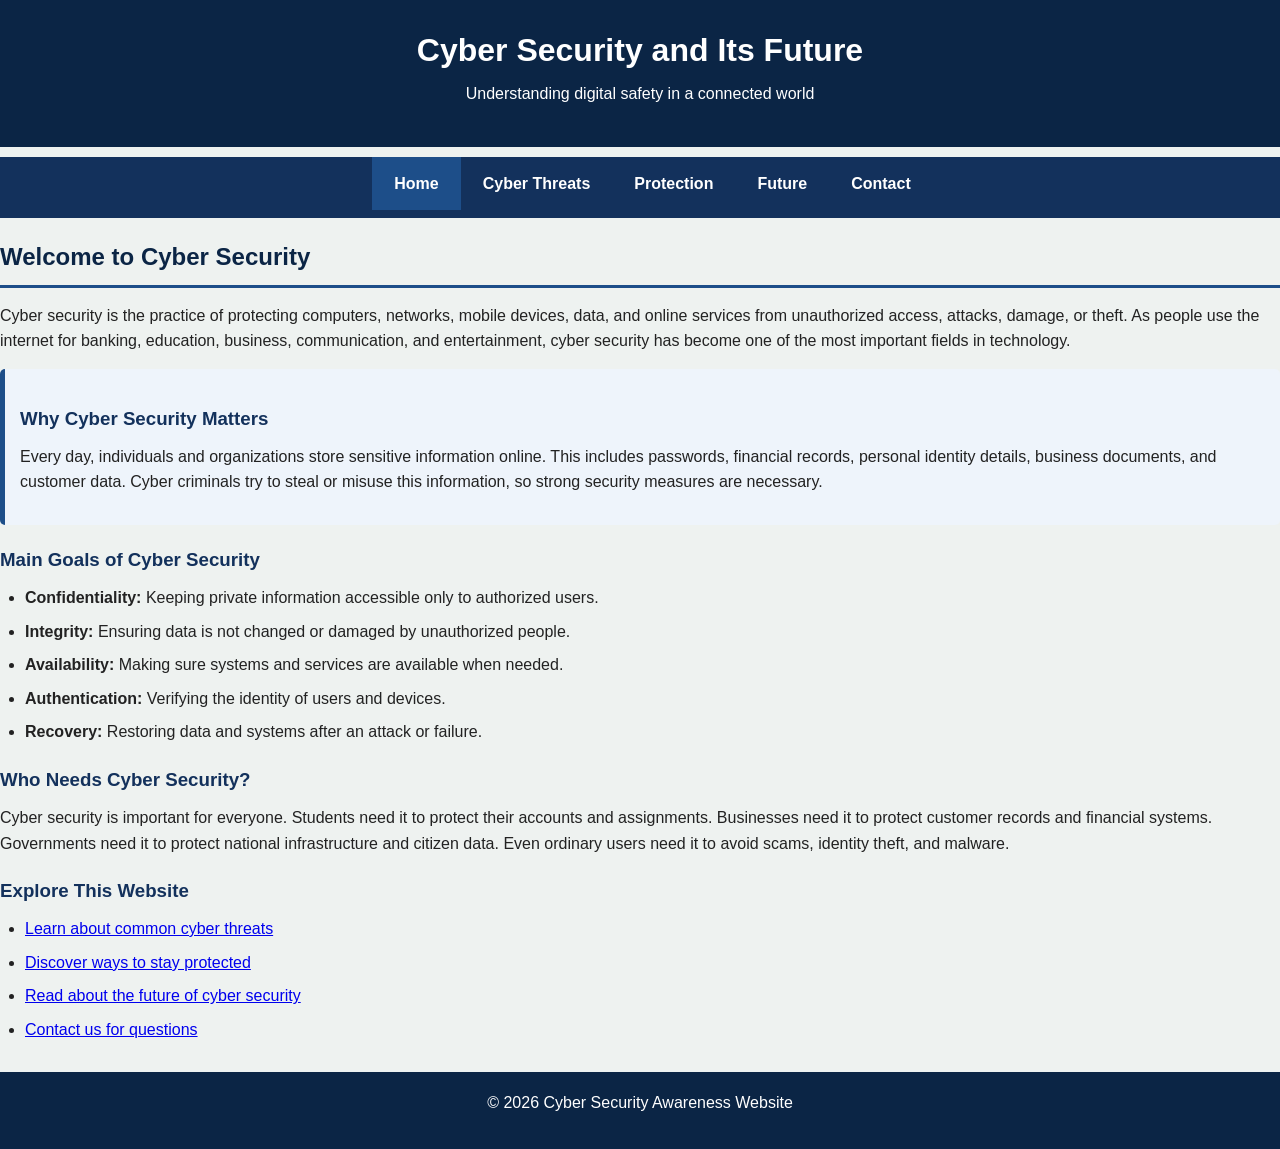
<file: index.html>
<!doctype html>
<html lang="en">
  <head>
    <meta charset="UTF-8" />
    <meta name="viewport" content="width=device-width, initial-scale=1.0" />
    <title>Cyber Security and Its Future</title>
    <!-- <link rel="stylesheet" href="style.css" /> -->
    <link rel="stylesheet" href="style2.css">
  </head>
  <body>
    <header>
      <h1>Cyber Security and Its Future</h1>
      <p>Understanding digital safety in a connected world</p>
    </header>
    <nav>
      <ul>
        <li><a href="index.html" class="active" >Home</a></li>
        <li><a href="threats.html">Cyber Threats</a></li>
        <li><a href="protection.html">Protection</a></li>
        <li><a href="future.html">Future</a></li>
        <li><a href="contact.html">Contact</a></li>
      </ul>
    </nav>

    <section>
      <div class="indexmain">
        
          <h2>Welcome to Cyber Security</h2>
          <p>
            Cyber security is the practice of protecting computers, networks,
            mobile devices, data, and online services from unauthorized access,
            attacks, damage, or theft. As people use the internet for banking,
            education, business, communication, and entertainment, cyber
            security has become one of the most important fields in technology.
          </p>

          <div class="card">
            <h3>Why Cyber Security Matters</h3>
            <p>
              Every day, individuals and organizations store sensitive
              information online. This includes passwords, financial records,
              personal identity details, business documents, and customer data.
              Cyber criminals try to steal or misuse this information, so strong
              security measures are necessary.
            </p>
          </div>

          <h3>Main Goals of Cyber Security</h3>
          <ul>
            <li>
              <strong>Confidentiality:</strong> Keeping private information
              accessible only to authorized users.
            </li>
            <li>
              <strong>Integrity:</strong> Ensuring data is not changed or
              damaged by unauthorized people.
            </li>
            <li>
              <strong>Availability:</strong> Making sure systems and services
              are available when needed.
            </li>
            <li>
              <strong>Authentication:</strong> Verifying the identity of users
              and devices.
            </li>
            <li>
              <strong>Recovery:</strong> Restoring data and systems after an
              attack or failure.
            </li>
          </ul>

          <h3>Who Needs Cyber Security?</h3>
          <p>
            Cyber security is important for everyone. Students need it to
            protect their accounts and assignments. Businesses need it to
            protect customer records and financial systems. Governments need it
            to protect national infrastructure and citizen data. Even ordinary
            users need it to avoid scams, identity theft, and malware.
          </p>

          <h3>Explore This Website</h3>
          <ul>
            <li><a href="threats.html">Learn about common cyber threats</a></li>
            <li>
              <a href="protection.html">Discover ways to stay protected</a>
            </li>
            <li>
              <a href="future.html">Read about the future of cyber security</a>
            </li>
            <li><a href="contact.html">Contact us for questions</a></li>
          </ul>
        
      </div>
    </section>

    <footer>
      <p>&copy; 2026 Cyber Security Awareness Website</p>
    </footer>
  </body>
</html>
</file>
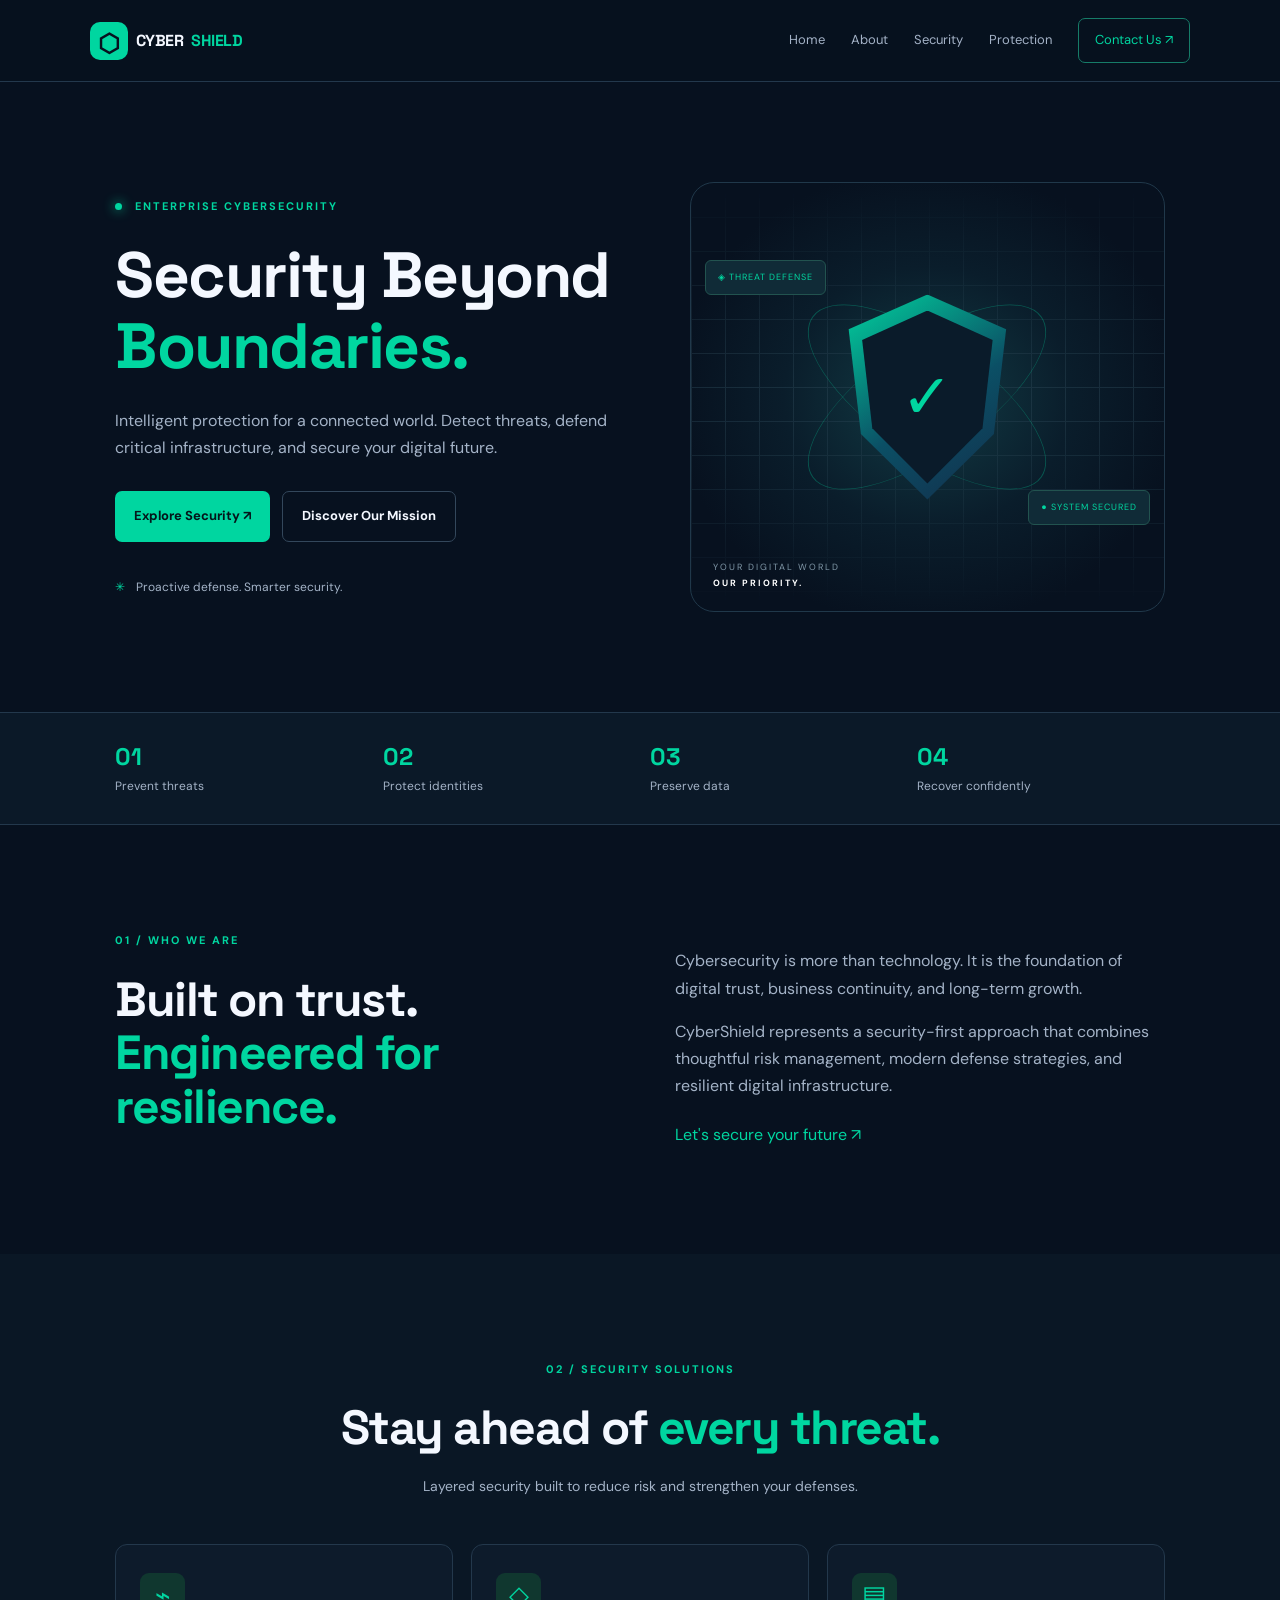
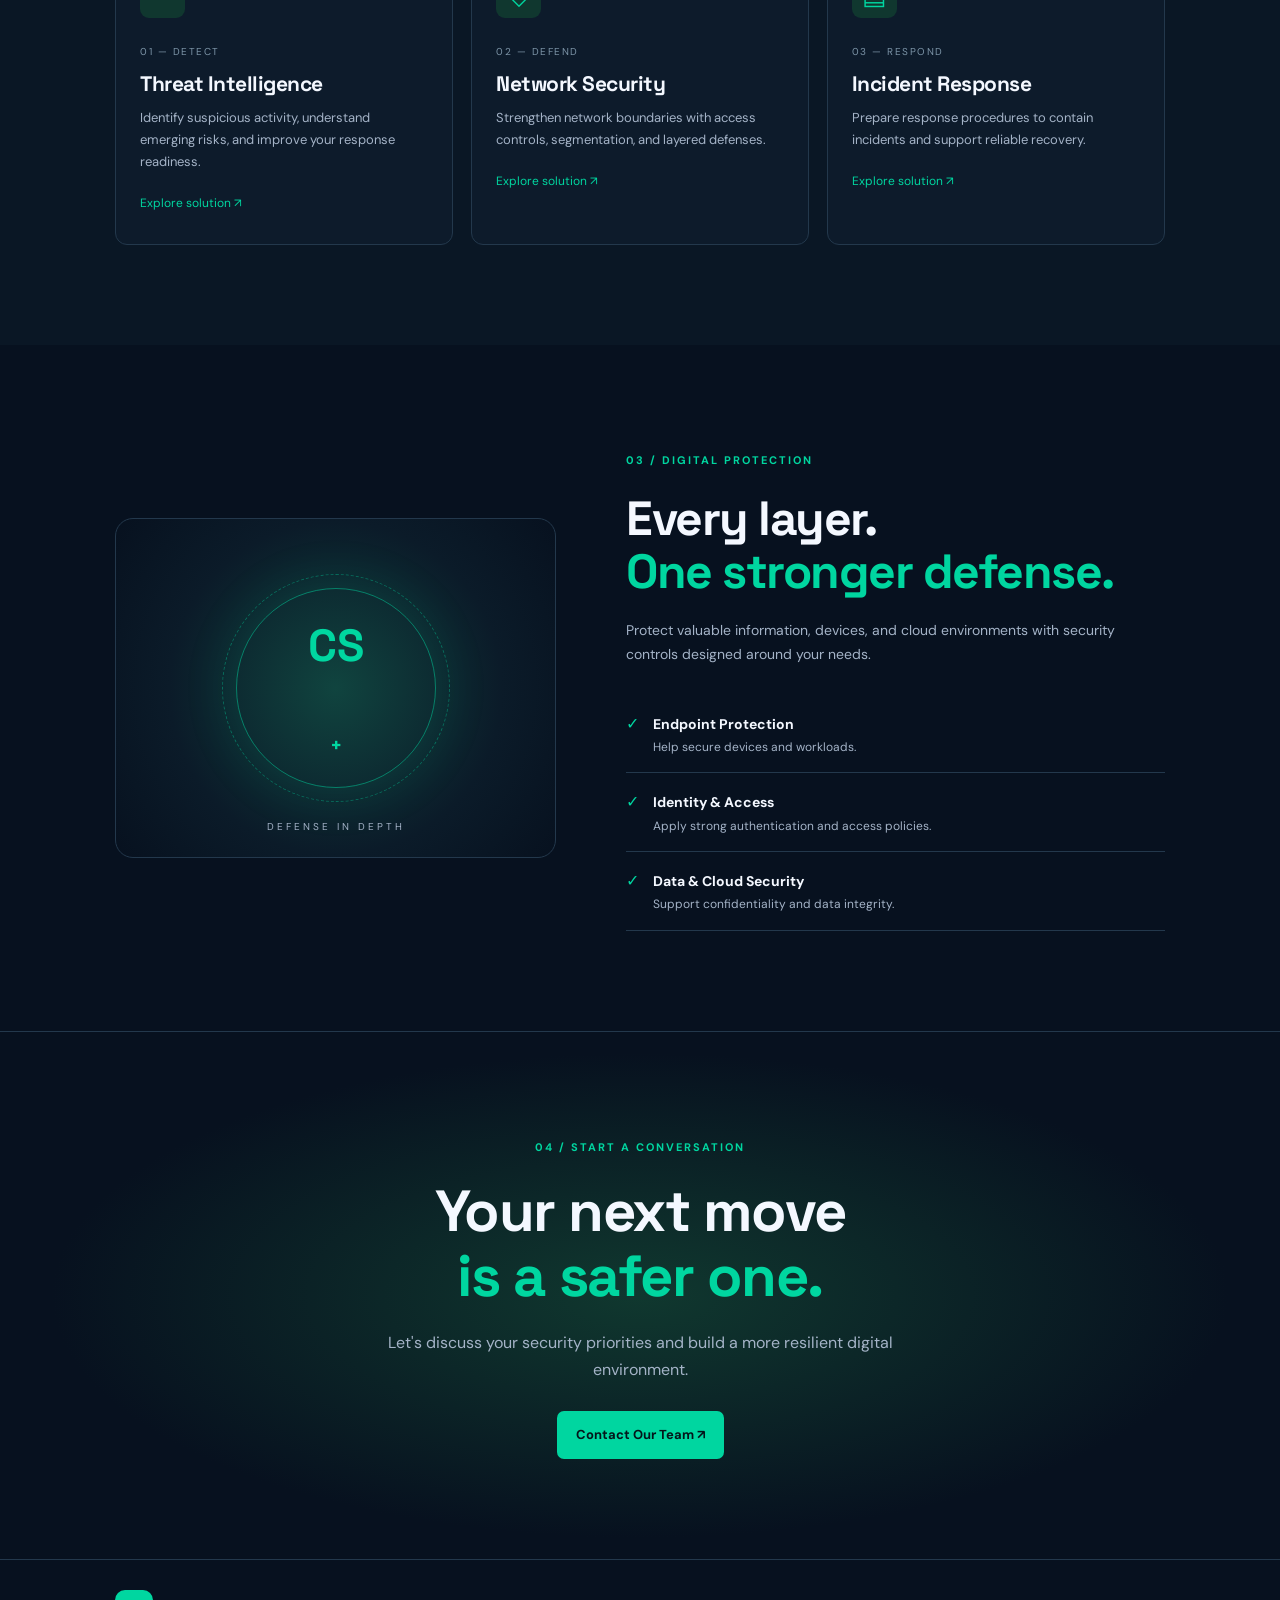
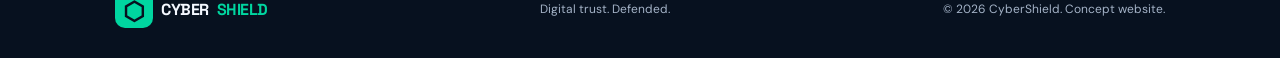
<file: new designs/first web/index.html>
<!DOCTYPE html>
<html lang="en">
<head>
  <meta charset="UTF-8">
  <meta name="viewport" content="width=device-width, initial-scale=1.0">
  <meta name="description" content="CyberShield enterprise cybersecurity, digital protection, and threat defense.">
  <title>CyberShield | Digital Defense</title>
  <link rel="stylesheet" href="style.css">
</head>
<body>
  <header class="header">
    <a href="#home" class="brand">
      <span class="brand-icon">⬡</span>
      CYBER<span>SHIELD</span>
    </a>

    <input type="checkbox" id="nav-toggle" class="nav-toggle">
    <label for="nav-toggle" class="menu-button" aria-label="Toggle navigation">
      <span></span><span></span><span></span>
    </label>

    <nav class="nav">
      <a href="#home">Home</a>
      <a href="#about">About</a>
      <a href="#security">Security</a>
      <a href="#protection">Protection</a>
      <a href="#contact" class="nav-cta">Contact Us ↗</a>
    </nav>
  </header>

  <main>
    <section class="hero section" id="home">
      <div class="hero-copy">
        <div class="eyebrow"><span class="pulse"></span> ENTERPRISE CYBERSECURITY</div>
        <h1>Security Beyond <span>Boundaries.</span></h1>
        <p class="lead">
          Intelligent protection for a connected world. Detect threats,
          defend critical infrastructure, and secure your digital future.
        </p>
        <div class="hero-actions">
          <a class="btn btn-primary" href="#security">Explore Security ↗</a>
          <a class="btn btn-outline" href="#about">Discover Our Mission</a>
        </div>
        <div class="hero-note"><span>✳</span> Proactive defense. Smarter security.</div>
      </div>

      <div class="hero-art">
        <div class="orbit orbit-one"></div>
        <div class="orbit orbit-two"></div>
        <div class="shield">
          <div class="shield-inner">✓</div>
        </div>
        <span class="float-tag tag-top">◈ THREAT DEFENSE</span>
        <span class="float-tag tag-bottom">● SYSTEM SECURED</span>
        <div class="art-caption">YOUR DIGITAL WORLD<br><strong>OUR PRIORITY.</strong></div>
      </div>
    </section>

    <section class="metrics">
      <div><strong>01</strong><span>Prevent threats</span></div>
      <div><strong>02</strong><span>Protect identities</span></div>
      <div><strong>03</strong><span>Preserve data</span></div>
      <div><strong>04</strong><span>Recover confidently</span></div>
    </section>

    <section class="section content-section" id="about">
      <div class="section-heading">
        <span class="eyebrow">01 / WHO WE ARE</span>
        <h2>Built on trust.<br><span>Engineered for resilience.</span></h2>
      </div>
      <div class="about-copy">
        <p>Cybersecurity is more than technology. It is the foundation
          of digital trust, business continuity, and long-term growth.</p>
        <p>CyberShield represents a security-first approach that combines
          thoughtful risk management, modern defense strategies, and
          resilient digital infrastructure.</p>
        <a class="text-link" href="#contact">Let's secure your future ↗</a>
      </div>
    </section>

    <section class="services section" id="security">
      <div class="section-heading centered">
        <span class="eyebrow">02 / SECURITY SOLUTIONS</span>
        <h2>Stay ahead of <span>every threat.</span></h2>
        <p>Layered security built to reduce risk and strengthen your defenses.</p>
      </div>
      <div class="card-grid">
        <article class="service-card">
          <span class="service-icon">⌁</span>
          <span class="card-number">01 — DETECT</span>
          <h3>Threat Intelligence</h3>
          <p>Identify suspicious activity, understand emerging risks, and
            improve your response readiness.</p>
          <a href="#contact">Explore solution ↗</a>
        </article>
        <article class="service-card">
          <span class="service-icon">◇</span>
          <span class="card-number">02 — DEFEND</span>
          <h3>Network Security</h3>
          <p>Strengthen network boundaries with access controls,
            segmentation, and layered defenses.</p>
          <a href="#contact">Explore solution ↗</a>
        </article>
        <article class="service-card">
          <span class="service-icon">▤</span>
          <span class="card-number">03 — RESPOND</span>
          <h3>Incident Response</h3>
          <p>Prepare response procedures to contain incidents and
            support reliable recovery.</p>
          <a href="#contact">Explore solution ↗</a>
        </article>
      </div>
    </section>

    <section class="protection section" id="protection">
      <div class="protection-visual">
        <div class="data-ring">CS<span>+</span></div>
        <div class="visual-label">DEFENSE IN DEPTH</div>
      </div>
      <div class="protection-copy">
        <span class="eyebrow">03 / DIGITAL PROTECTION</span>
        <h2>Every layer.<br><span>One stronger defense.</span></h2>
        <p>Protect valuable information, devices, and cloud environments
          with security controls designed around your needs.</p>
        <ul class="feature-list">
          <li><span>✓</span><div><strong>Endpoint Protection</strong><p>Help secure devices and workloads.</p></div></li>
          <li><span>✓</span><div><strong>Identity & Access</strong><p>Apply strong authentication and access policies.</p></div></li>
          <li><span>✓</span><div><strong>Data & Cloud Security</strong><p>Support confidentiality and data integrity.</p></div></li>
        </ul>
      </div>
    </section>

    <section class="contact section" id="contact">
      <span class="eyebrow">04 / START A CONVERSATION</span>
      <h2>Your next move<br><span>is a safer one.</span></h2>
      <p>Let's discuss your security priorities and build a more resilient digital environment.</p>
      <a class="btn btn-primary" href="mailto:security@example.com">Contact Our Team ↗</a>
    </section>
  </main>

  <footer class="footer">
    <a href="#home" class="brand"><span class="brand-icon">⬡</span> CYBER<span>SHIELD</span></a>
    <p>Digital trust. Defended.</p>
    <span>© 2026 CyberShield. Concept website.</span>
  </footer>
</body>
</html>
</file>
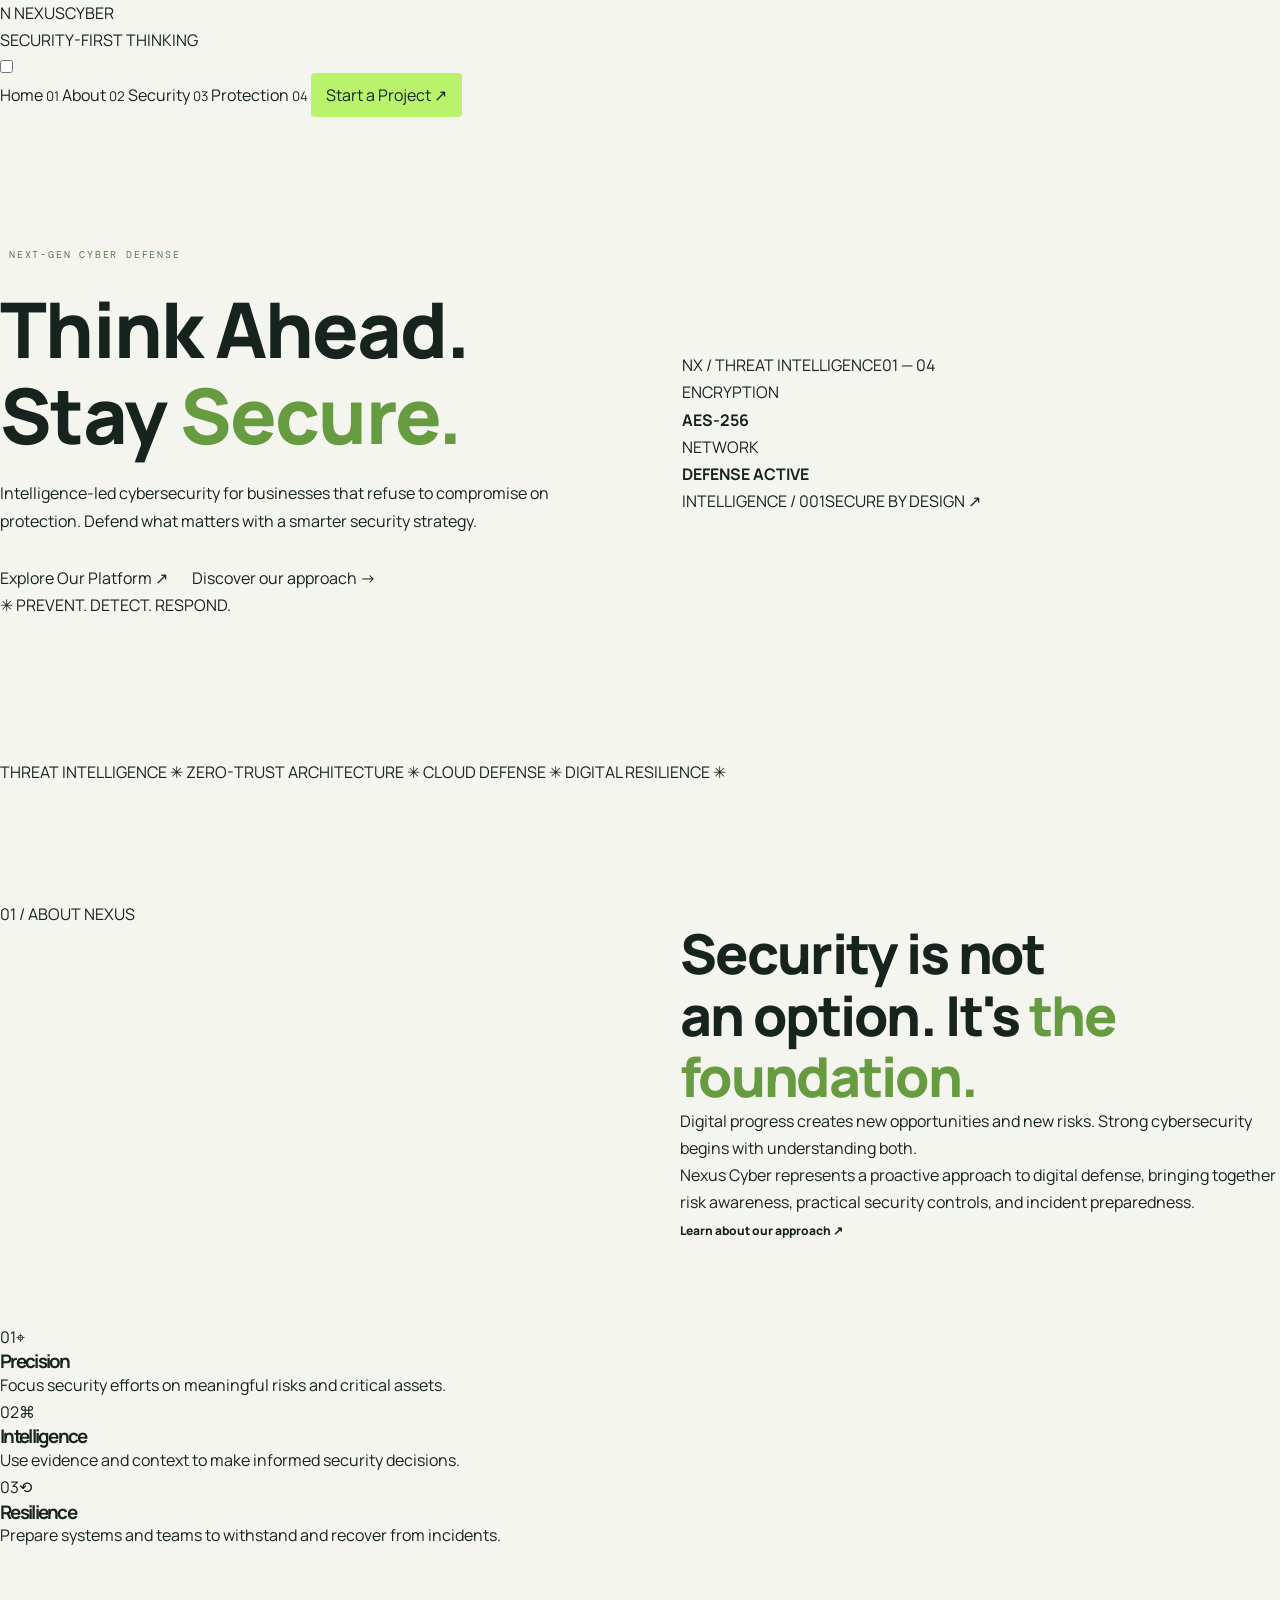
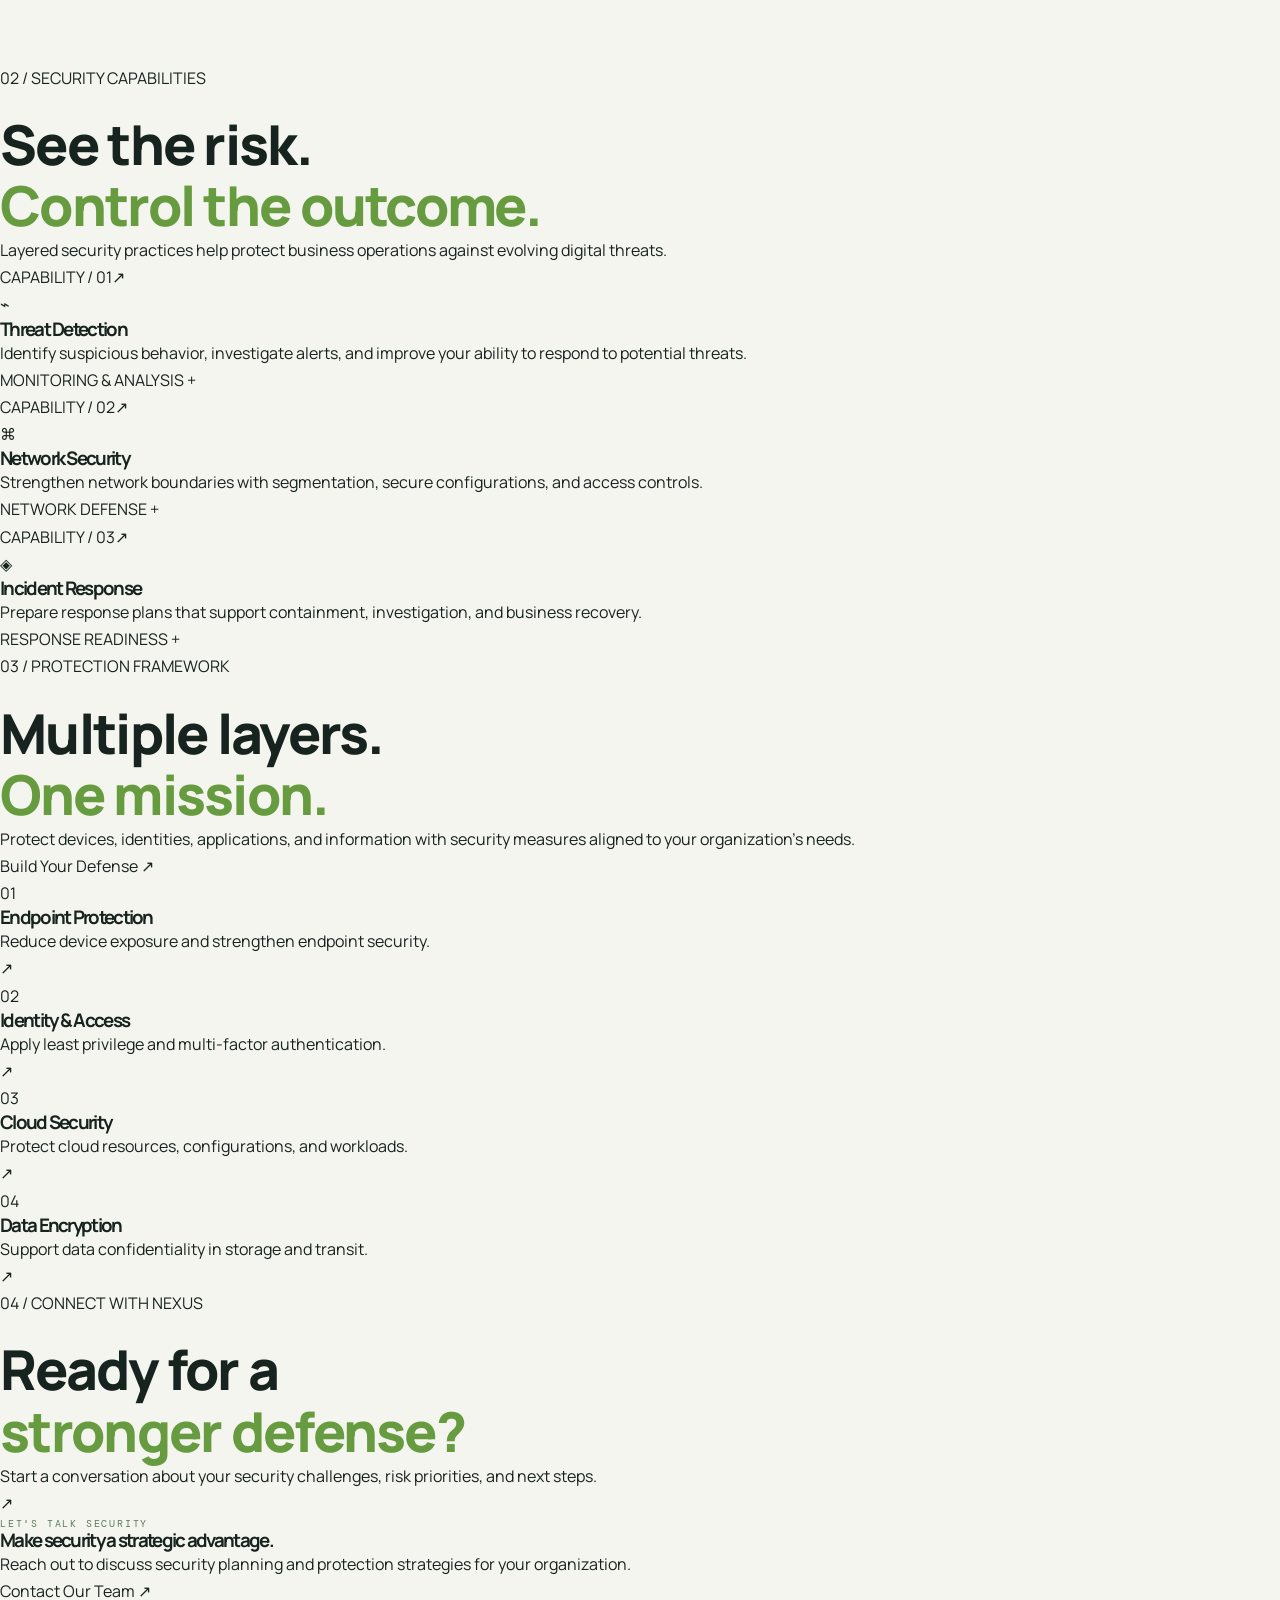
<file: new designs/second web/index.html>
<!doctype html>
<html lang="en">
  <head>
    <meta charset="UTF-8" />
    <meta name="viewport" content="width=device-width, initial-scale=1.0" />
    <meta
      name="description"
      content="Nexus Cyber intelligence-led security, threat defense, and digital protection."
    />
    <title>Nexus Cyber | Advanced Threat Intelligence</title>
    <!-- <link rel="stylesheet" href="style.css" /> -->
    <link rel="stylesheet" href="style1.css">
  </head>
  <body>
    <header class="header">
      <a href="#home" class="brand">
        <span class="brand-symbol">N</span>
        NEXUS<span class="blue">CYBER</span>
      </a>

      <div class="nav-status">
        <span class="status-dot"></span> SECURITY-FIRST THINKING
      </div>

      <input type="checkbox" id="nav-toggle" class="nav-toggle" />
      <label
        for="nav-toggle"
        class="menu-button"
        aria-label="Toggle navigation"
      >
        <span></span><span></span><span></span>
      </label>

      <nav class="nav">
        <a href="#home">Home <small>01</small></a>
        <a href="#about">About <small>02</small></a>
        <a href="#security">Security <small>03</small></a>
        <a href="#protection">Protection <small>04</small></a>
        <a href="#contact" class="nav-cta">Start a Project ↗</a>
      </nav>
    </header>

    <main>
      <section class="hero section" id="home">
        <div class="hero-copy">
          <div class="eyebrow">
            <span class="eyebrow-line"></span> NEXT-GEN CYBER DEFENSE
          </div>
          <h1>Think Ahead.<br />Stay <span>Secure.</span></h1>
          <p class="lead">
            Intelligence-led cybersecurity for businesses that refuse to
            compromise on protection. Defend what matters with a smarter
            security strategy.
          </p>
          <div class="hero-actions">
            <a href="#security" class="btn btn-primary"
              >Explore Our Platform <span>↗</span></a
            >
            <a href="#about" class="btn btn-text"
              >Discover our approach <span>→</span></a
            >
          </div>
          <div class="hero-footnote">
            <span>✳</span> PREVENT. DETECT. RESPOND.
          </div>
        </div>

        <div class="hero-visual">
          <div class="visual-top">
            <span>NX / THREAT INTELLIGENCE</span><span>01 — 04</span>
          </div>
          <div class="sphere-stage">
            <div class="sphere-halo"></div>
            <div class="sphere-orbit orbit-a"></div>
            <div class="sphere-orbit orbit-b"></div>
            <div class="sphere-orbit orbit-c"></div>
            <div class="cyber-sphere">
              <div class="sphere-latitude latitude-a"></div>
              <div class="sphere-latitude latitude-b"></div>
              <div class="sphere-longitude longitude-a"></div>
              <div class="sphere-longitude longitude-b"></div>
              <div class="sphere-core"></div>
            </div>
            <span class="node node-one"></span>
            <span class="node node-two"></span>
            <span class="node node-three"></span>
            <div class="sphere-label label-left">
              ENCRYPTION<br /><strong>AES-256</strong>
            </div>
            <div class="sphere-label label-right">
              NETWORK<br /><strong>DEFENSE ACTIVE</strong>
            </div>
          </div>
          <div class="visual-bottom">
            <span>INTELLIGENCE / 001</span><span>SECURE BY DESIGN ↗</span>
          </div>
        </div>
      </section>

      <section class="ticker">
        <div>
          THREAT INTELLIGENCE <span>✳</span> ZERO-TRUST ARCHITECTURE
          <span>✳</span> CLOUD DEFENSE <span>✳</span> DIGITAL RESILIENCE
          <span>✳</span>
        </div>
      </section>

      <section class="section about-section" id="about">
        <div class="section-index">01 / ABOUT NEXUS</div>
        <div class="about-grid">
          <h2>
            Security is not<br />an option. It's <span>the foundation.</span>
          </h2>
          <div class="about-copy">
            <p>
              Digital progress creates new opportunities and new risks. Strong
              cybersecurity begins with understanding both.
            </p>
            <p>
              Nexus Cyber represents a proactive approach to digital defense,
              bringing together risk awareness, practical security controls, and
              incident preparedness.
            </p>
            <a class="text-link" href="#contact">Learn about our approach ↗</a>
          </div>
        </div>
        <div class="principle-grid">
          <article class="principle">
            <span class="principle-no">01</span
            ><span class="principle-icon">⌖</span>
            <h3>Precision</h3>
            <p>
              Focus security efforts on meaningful risks and critical assets.
            </p>
          </article>
          <article class="principle">
            <span class="principle-no">02</span
            ><span class="principle-icon">⌘</span>
            <h3>Intelligence</h3>
            <p>Use evidence and context to make informed security decisions.</p>
          </article>
          <article class="principle">
            <span class="principle-no">03</span
            ><span class="principle-icon">⟲</span>
            <h3>Resilience</h3>
            <p>
              Prepare systems and teams to withstand and recover from incidents.
            </p>
          </article>
        </div>
      </section>

      <section class="section security-section" id="security">
        <div class="section-heading">
          <div>
            <span class="section-index">02 / SECURITY CAPABILITIES</span>
            <h2>See the risk.<br /><span>Control the outcome.</span></h2>
          </div>
          <p>
            Layered security practices help protect business operations against
            evolving digital threats.
          </p>
        </div>
        <div class="security-grid">
          <article class="security-card featured">
            <div class="card-top">
              <span>CAPABILITY / 01</span><span>↗</span>
            </div>
            <div class="big-icon">⌁</div>
            <h3>Threat Detection</h3>
            <p>
              Identify suspicious behavior, investigate alerts, and improve your
              ability to respond to potential threats.
            </p>
            <div class="card-bottom">MONITORING & ANALYSIS <span>+</span></div>
          </article>
          <article class="security-card">
            <div class="card-top">
              <span>CAPABILITY / 02</span><span>↗</span>
            </div>
            <div class="big-icon">⌘</div>
            <h3>Network Security</h3>
            <p>
              Strengthen network boundaries with segmentation, secure
              configurations, and access controls.
            </p>
            <div class="card-bottom">NETWORK DEFENSE <span>+</span></div>
          </article>
          <article class="security-card">
            <div class="card-top">
              <span>CAPABILITY / 03</span><span>↗</span>
            </div>
            <div class="big-icon">◈</div>
            <h3>Incident Response</h3>
            <p>
              Prepare response plans that support containment, investigation,
              and business recovery.
            </p>
            <div class="card-bottom">RESPONSE READINESS <span>+</span></div>
          </article>
        </div>
      </section>

      <section class="section protection-section" id="protection">
        <div class="protection-copy">
          <span class="section-index">03 / PROTECTION FRAMEWORK</span>
          <h2>Multiple layers.<br /><span>One mission.</span></h2>
          <p>
            Protect devices, identities, applications, and information with
            security measures aligned to your organization's needs.
          </p>
          <a href="#contact" class="btn btn-primary">Build Your Defense ↗</a>
        </div>
        <div class="protection-list">
          <article>
            <span class="list-index">01</span>
            <div>
              <h3>Endpoint Protection</h3>
              <p>Reduce device exposure and strengthen endpoint security.</p>
            </div>
            <span class="list-arrow">↗</span>
          </article>
          <article>
            <span class="list-index">02</span>
            <div>
              <h3>Identity & Access</h3>
              <p>Apply least privilege and multi-factor authentication.</p>
            </div>
            <span class="list-arrow">↗</span>
          </article>
          <article>
            <span class="list-index">03</span>
            <div>
              <h3>Cloud Security</h3>
              <p>Protect cloud resources, configurations, and workloads.</p>
            </div>
            <span class="list-arrow">↗</span>
          </article>
          <article>
            <span class="list-index">04</span>
            <div>
              <h3>Data Encryption</h3>
              <p>Support data confidentiality in storage and transit.</p>
            </div>
            <span class="list-arrow">↗</span>
          </article>
        </div>
      </section>

      <section class="contact section" id="contact">
        <div class="contact-grid">
          <div>
            <span class="section-index">04 / CONNECT WITH NEXUS</span>
            <h2>Ready for a<br /><span>stronger defense?</span></h2>
            <p>
              Start a conversation about your security challenges, risk
              priorities, and next steps.
            </p>
          </div>
          <div class="contact-card">
            <span class="contact-icon">↗</span>
            <span class="eyebrow">LET'S TALK SECURITY</span>
            <h3>Make security a strategic advantage.</h3>
            <p>
              Reach out to discuss security planning and protection strategies
              for your organization.
            </p>
            <a class="btn btn-primary" href="mailto:security@example.com"
              >Contact Our Team ↗</a
            >
          </div>
        </div>
      </section>
    </main>

    <footer class="footer">
      <a href="#home" class="brand"
        ><span class="brand-symbol">N</span> NEXUS<span class="blue"
          >CYBER</span
        ></a
      >
      <span>INTELLIGENCE. RESILIENCE. DEFENSE.</span>
      <span>© 2026 Nexus Cyber. Concept website.</span>
    </footer>
  </body>
</html>
</file>
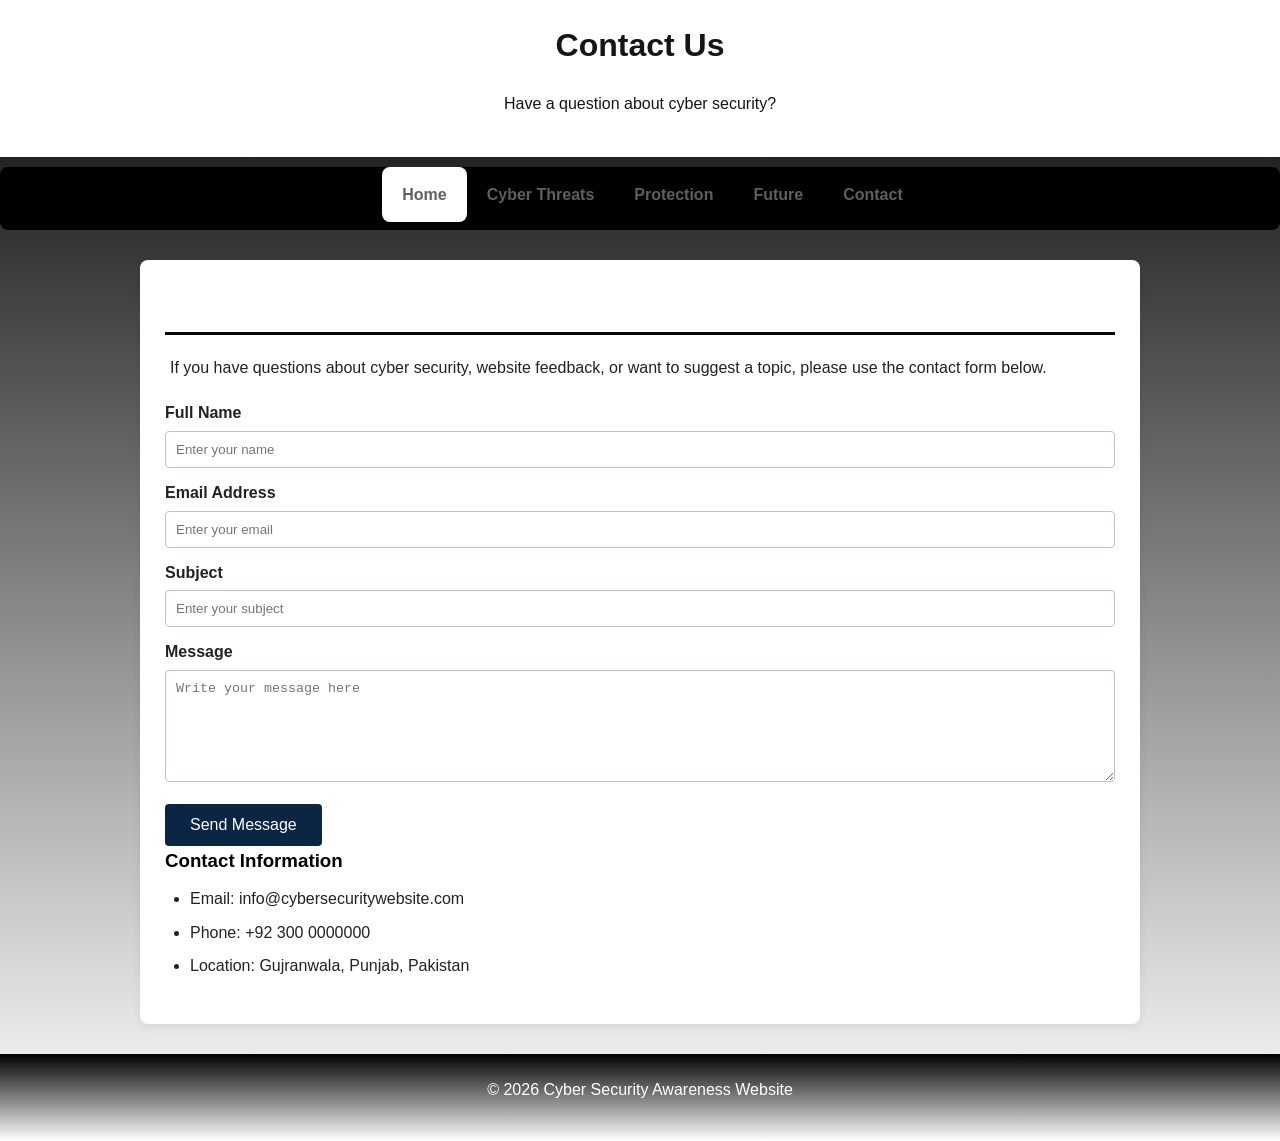
<file: contact.html>
<!DOCTYPE html>
<html lang="en">
<head>
<meta charset="UTF-8">
<meta name="viewport" content="width=device-width, initial-scale=1.0">
<title>Contact Us</title>
<link rel="stylesheet" href="style.css">
</head>
<body>
<header>
<h1>Contact Us</h1>
<p>Have a question about cyber security?</p>
</header>

<nav>
  <ul>
    <li><a href="index.html" class="active">Home</a></li>
    <li><a href="threats.html">Cyber Threats</a></li>
    <li><a href="protection.html">Protection</a></li>
    <li><a href="future.html">Future</a></li>
    <li><a href="contact.html">Contact</a></li>
  </ul>
</nav>
<div class="contactmain">

<section>

<h2>Get in Touch</h2>
<p>If you have questions about cyber security, website feedback, or want to suggest a topic, please use the contact form below.</p>

<form action="#" method="post">
<label for="name">Full Name</label>
<input type="text" id="name" name="name" placeholder="Enter your name" required>

<label for="email">Email Address</label>
<input type="email" id="email" name="email" placeholder="Enter your email" required>

<label for="subject">Subject</label>
<input type="text" id="subject" name="subject" placeholder="Enter your subject" required>

<label for="message">Message</label>
<textarea id="message" name="message" rows="6" placeholder="Write your message here" required></textarea>

<button type="submit">Send Message</button>
</form>

<h3>Contact Information</h3>
<ul>
<li>Email: info@cybersecuritywebsite.com</li>
<li>Phone: +92 300 0000000</li>
<li>Location: Gujranwala, Punjab, Pakistan</li>
</ul>
</div>
</section>
</section>
<footer>
<p>&copy; 2026 Cyber Security Awareness Website</p>
</footer>
</body>
</html>
</file>
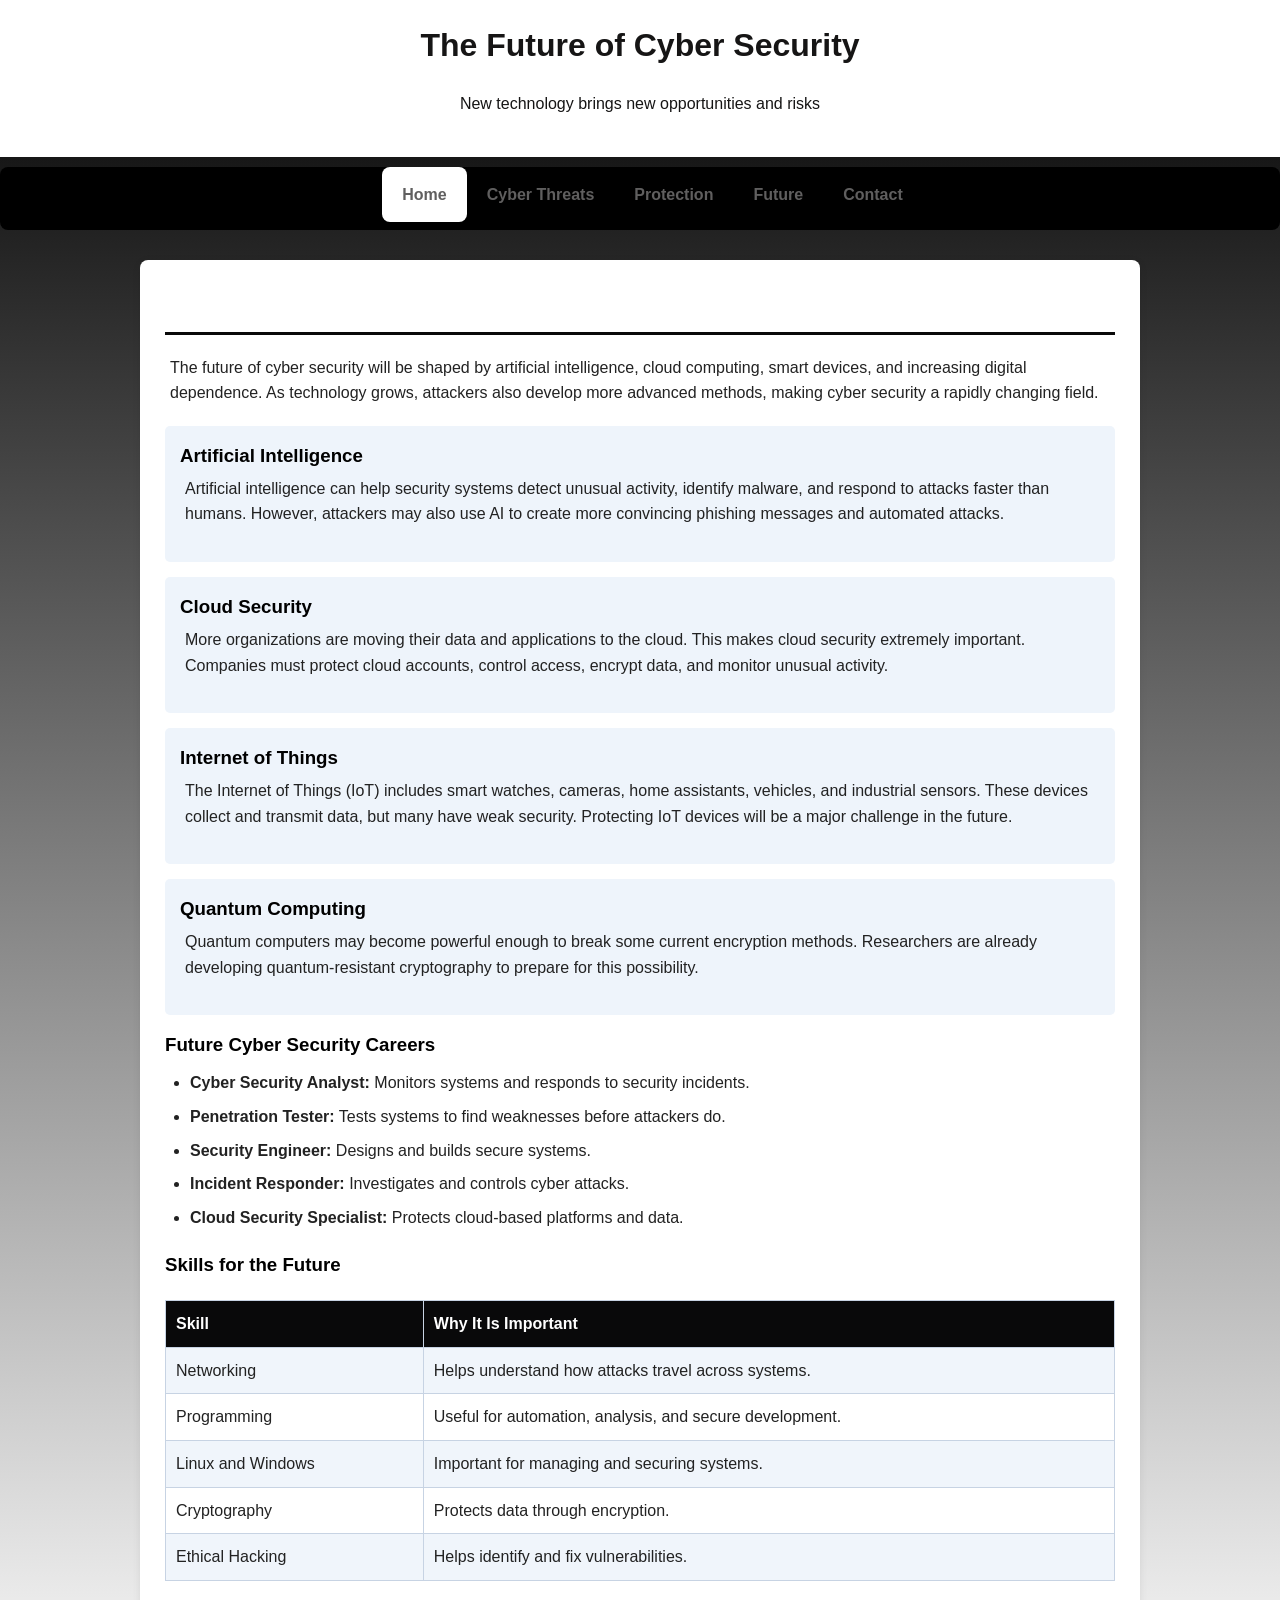
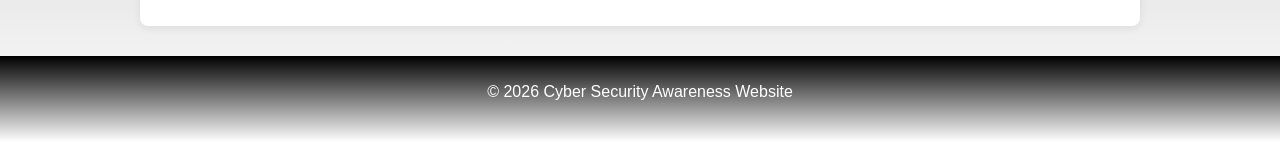
<file: future.html>
<!doctype html>
<html lang="en">
  <head>
    <meta charset="UTF-8" />
    <meta name="viewport" content="width=device-width, initial-scale=1.0" />
    <title>Future of Cyber Security</title>
    <link rel="stylesheet" href="style.css" />
  </head>
  <body>
    <header>
      <h1>The Future of Cyber Security</h1>
      <p>New technology brings new opportunities and risks</p>
    </header>
    <nav>
      <ul>
        <li><a href="index.html" class="active">Home</a></li>
        <li><a href="threats.html">Cyber Threats</a></li>
        <li><a href="protection.html">Protection</a></li>
        <li><a href="future.html">Future</a></li>
        <li><a href="contact.html">Contact</a></li>
      </ul>
    </nav>
    <section>
      <div class="futuremain">
        <h2>Where Cyber Security Is Heading</h2>
        <p>
          The future of cyber security will be shaped by artificial
          intelligence, cloud computing, smart devices, and increasing digital
          dependence. As technology grows, attackers also develop more advanced
          methods, making cyber security a rapidly changing field.
        </p>

        <div class="card">
          <h3>Artificial Intelligence</h3>
          <p>
            Artificial intelligence can help security systems detect unusual
            activity, identify malware, and respond to attacks faster than
            humans. However, attackers may also use AI to create more convincing
            phishing messages and automated attacks.
          </p>
        </div>

        <div class="card">
          <h3>Cloud Security</h3>
          <p>
            More organizations are moving their data and applications to the
            cloud. This makes cloud security extremely important. Companies must
            protect cloud accounts, control access, encrypt data, and monitor
            unusual activity.
          </p>
        </div>

        <div class="card">
          <h3>Internet of Things</h3>
          <p>
            The Internet of Things (IoT) includes smart watches, cameras, home
            assistants, vehicles, and industrial sensors. These devices collect
            and transmit data, but many have weak security. Protecting IoT
            devices will be a major challenge in the future.
          </p>
        </div>

        <div class="card">
          <h3>Quantum Computing</h3>
          <p>
            Quantum computers may become powerful enough to break some current
            encryption methods. Researchers are already developing
            quantum-resistant cryptography to prepare for this possibility.
          </p>
        </div>

        <h3>Future Cyber Security Careers</h3>
        <ul>
          <li>
            <strong>Cyber Security Analyst:</strong> Monitors systems and
            responds to security incidents.
          </li>
          <li>
            <strong>Penetration Tester:</strong> Tests systems to find
            weaknesses before attackers do.
          </li>
          <li>
            <strong>Security Engineer:</strong> Designs and builds secure
            systems.
          </li>
          <li>
            <strong>Incident Responder:</strong> Investigates and controls cyber
            attacks.
          </li>
          <li>
            <strong>Cloud Security Specialist:</strong> Protects cloud-based
            platforms and data.
          </li>
        </ul>

        <h3>Skills for the Future</h3>
        <table>
          <tr>
            <th>Skill</th>
            <th>Why It Is Important</th>
          </tr>
          <tr>
            <td>Networking</td>
            <td>Helps understand how attacks travel across systems.</td>
          </tr>
          <tr>
            <td>Programming</td>
            <td>Useful for automation, analysis, and secure development.</td>
          </tr>
          <tr>
            <td>Linux and Windows</td>
            <td>Important for managing and securing systems.</td>
          </tr>
          <tr>
            <td>Cryptography</td>
            <td>Protects data through encryption.</td>
          </tr>
          <tr>
            <td>Ethical Hacking</td>
            <td>Helps identify and fix vulnerabilities.</td>
          </tr>
        </table>
      </div>
    </section>
    <footer>
      <p>&copy; 2026 Cyber Security Awareness Website</p>
    </footer>
  </body>
</html>
</file>
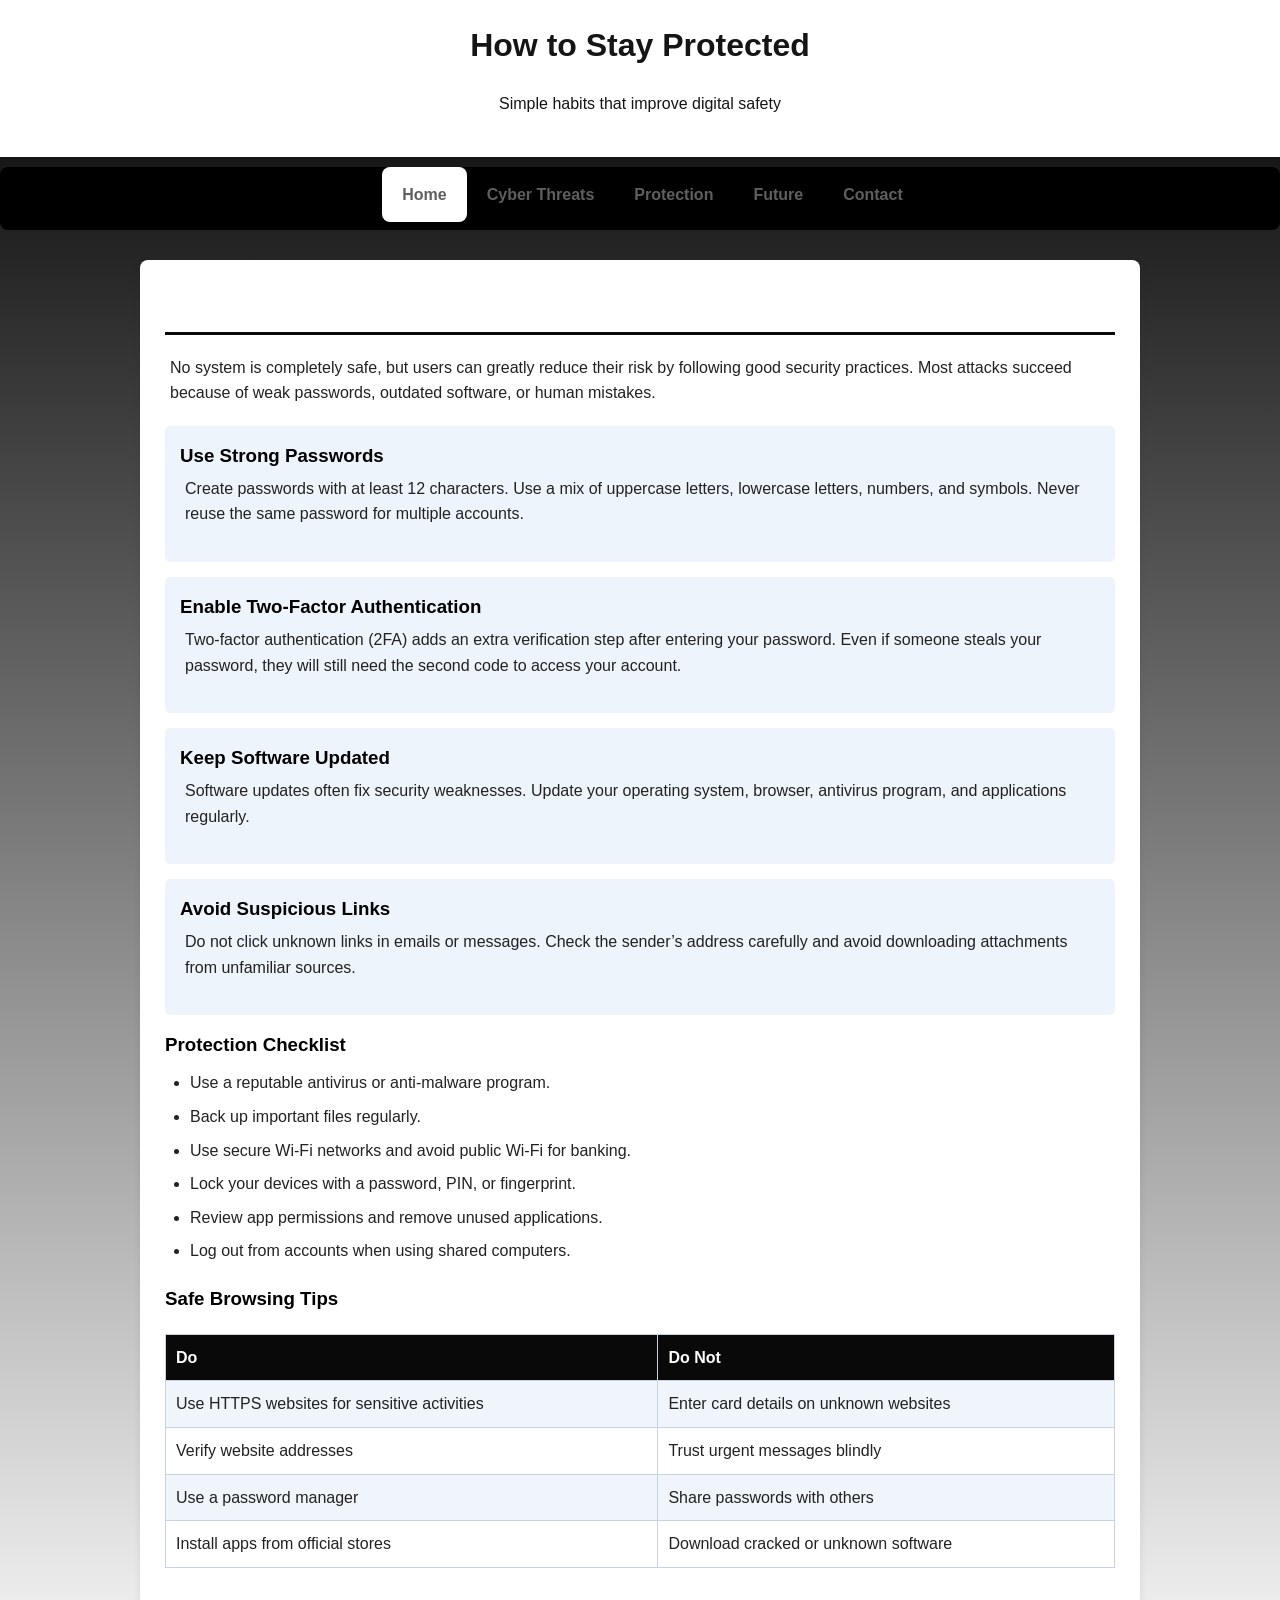
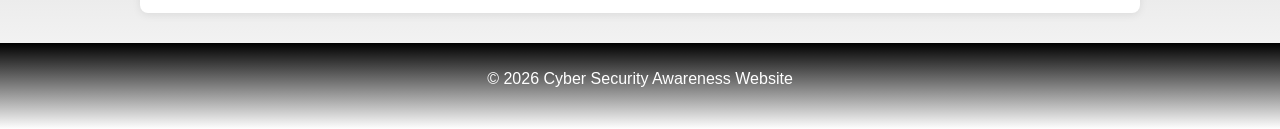
<file: protection.html>
<!doctype html>
<html lang="en">
  <head>
    <meta charset="UTF-8" />
    <meta name="viewport" content="width=device-width, initial-scale=1.0" />
    <title>Cyber Security Protection</title>
    <link rel="stylesheet" href="style.css" />
  </head>
  <body>
    <header>
      <h1>How to Stay Protected</h1>
      <p>Simple habits that improve digital safety</p>
    </header>
    <nav>
      <ul>
        <li><a href="index.html" class="active">Home</a></li>
        <li><a href="threats.html">Cyber Threats</a></li>
        <li><a href="protection.html">Protection</a></li>
        <li><a href="future.html">Future</a></li>
        <li><a href="contact.html">Contact</a></li>
      </ul>
    </nav>
    <section>
      <div class="protectionmain">
        <h2>Basic Cyber Security Practices</h2>
        <p>
          No system is completely safe, but users can greatly reduce their risk
          by following good security practices. Most attacks succeed because of
          weak passwords, outdated software, or human mistakes.
        </p>

        <div class="card">
          <h3>Use Strong Passwords</h3>
          <p>
            Create passwords with at least 12 characters. Use a mix of uppercase
            letters, lowercase letters, numbers, and symbols. Never reuse the
            same password for multiple accounts.
          </p>
        </div>

        <div class="card">
          <h3>Enable Two-Factor Authentication</h3>
          <p>
            Two-factor authentication (2FA) adds an extra verification step
            after entering your password. Even if someone steals your password,
            they will still need the second code to access your account.
          </p>
        </div>

        <div class="card">
          <h3>Keep Software Updated</h3>
          <p>
            Software updates often fix security weaknesses. Update your
            operating system, browser, antivirus program, and applications
            regularly.
          </p>
        </div>

        <div class="card">
          <h3>Avoid Suspicious Links</h3>
          <p>
            Do not click unknown links in emails or messages. Check the sender’s
            address carefully and avoid downloading attachments from unfamiliar
            sources.
          </p>
        </div>

        <h3>Protection Checklist</h3>
        <ul>
          <li>Use a reputable antivirus or anti-malware program.</li>
          <li>Back up important files regularly.</li>
          <li>Use secure Wi-Fi networks and avoid public Wi-Fi for banking.</li>
          <li>Lock your devices with a password, PIN, or fingerprint.</li>
          <li>Review app permissions and remove unused applications.</li>
          <li>Log out from accounts when using shared computers.</li>
        </ul>

        <h3>Safe Browsing Tips</h3>
        <table>
          <tr>
            <th>Do</th>
            <th>Do Not</th>
          </tr>
          <tr>
            <td>Use HTTPS websites for sensitive activities</td>
            <td>Enter card details on unknown websites</td>
          </tr>
          <tr>
            <td>Verify website addresses</td>
            <td>Trust urgent messages blindly</td>
          </tr>
          <tr>
            <td>Use a password manager</td>
            <td>Share passwords with others</td>
          </tr>
          <tr>
            <td>Install apps from official stores</td>
            <td>Download cracked or unknown software</td>
          </tr>
        </table>
      </div>
    </section>
    <footer>
      <p>&copy; 2026 Cyber Security Awareness Website</p>
    </footer>
  </body>
</html>
</file>
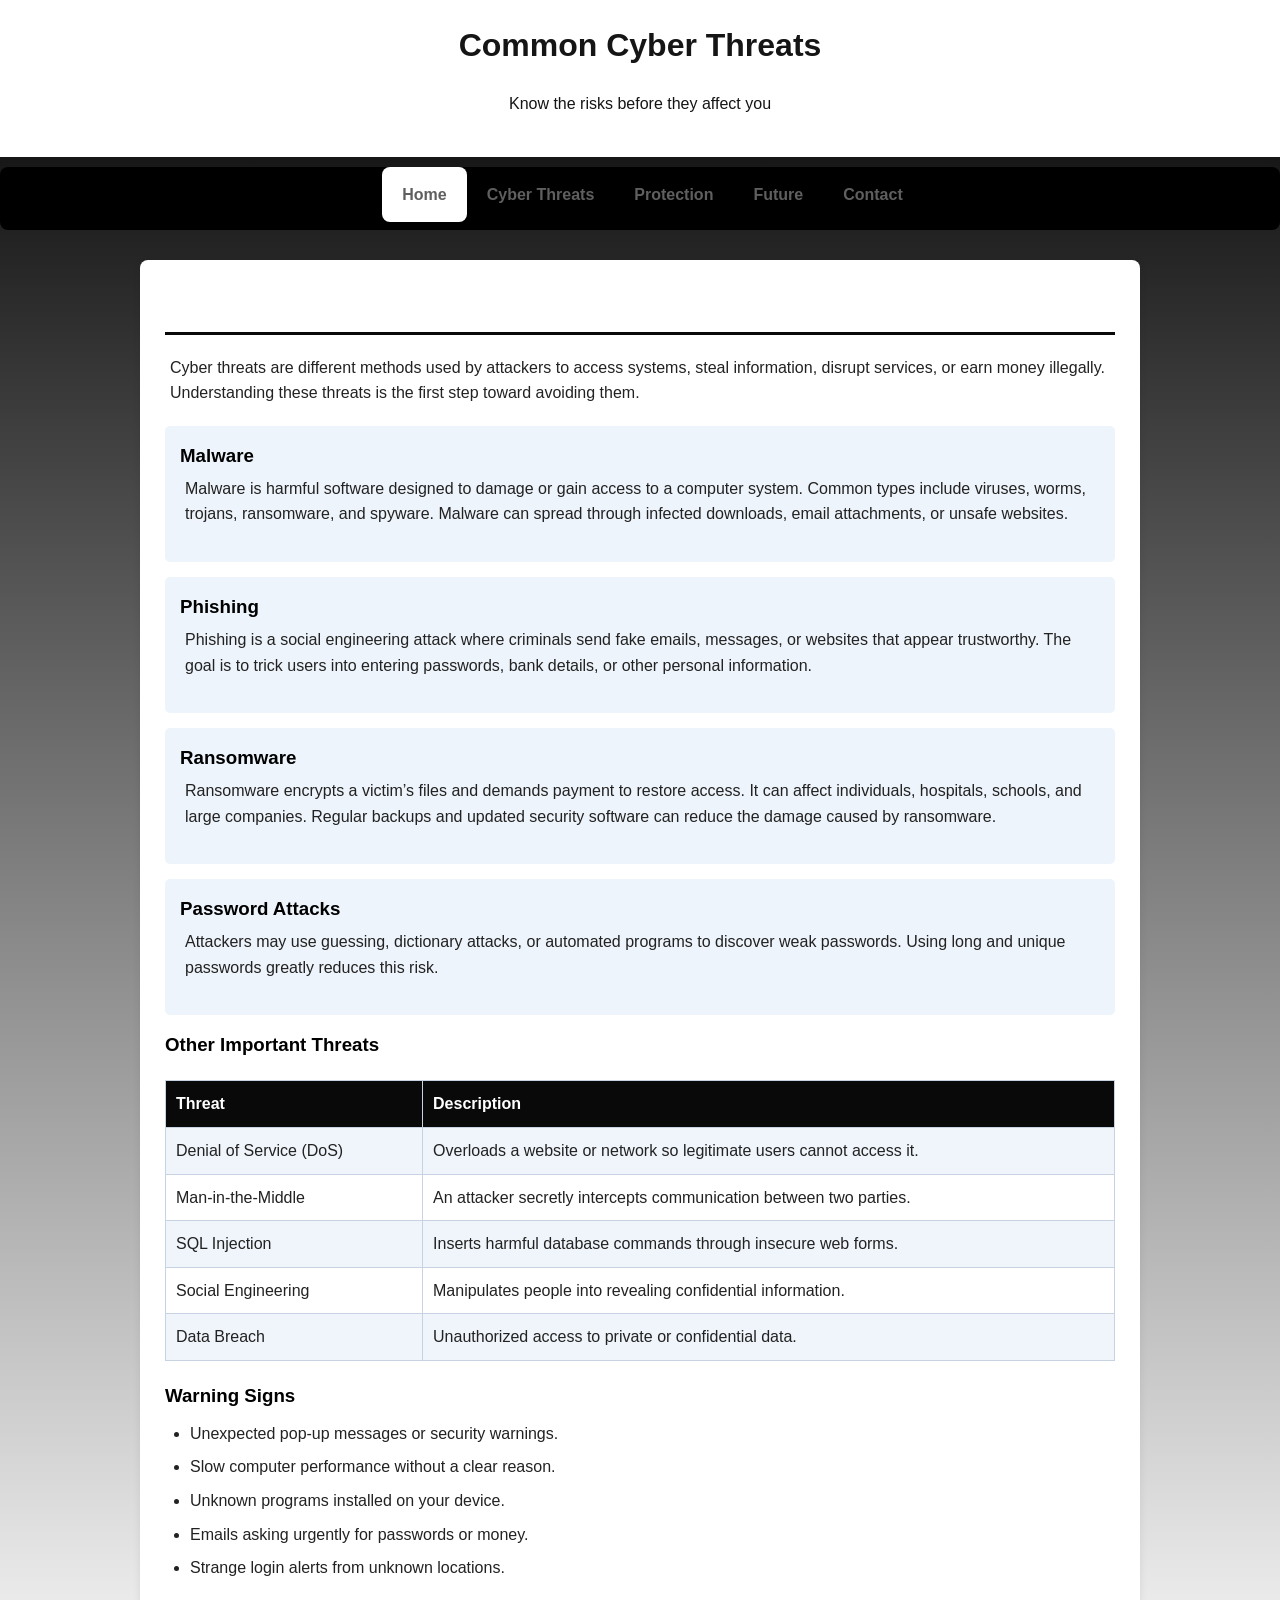
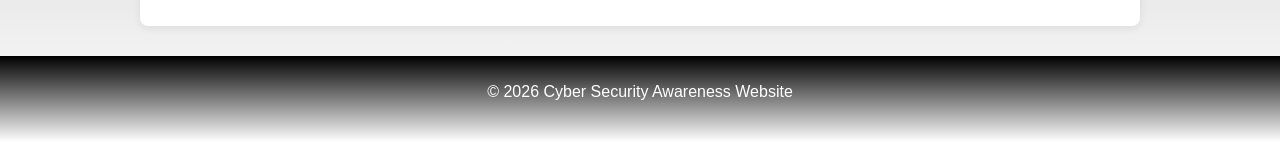
<file: threats.html>
<!doctype html>
<html lang="en">
  <head>
    <meta charset="UTF-8" />
    <meta name="viewport" content="width=device-width, initial-scale=1.0" />
    <title>Cyber Threats</title>
    <link rel="stylesheet" href="style.css" />
  </head>
  <body>
    <header>
      <h1>Common Cyber Threats</h1>
      <p>Know the risks before they affect you</p>
    </header>
    <nav>
      <ul>
        <li><a href="index.html" class="active">Home</a></li>
        <li><a href="threats.html">Cyber Threats</a></li>
        <li><a href="protection.html">Protection</a></li>
        <li><a href="future.html">Future</a></li>
        <li><a href="contact.html">Contact</a></li>
      </ul>
    </nav>
    <section>
      <div class="threatmain">
        <h2>Types of Cyber Attacks</h2>
        <p>
          Cyber threats are different methods used by attackers to access
          systems, steal information, disrupt services, or earn money illegally.
          Understanding these threats is the first step toward avoiding them.
        </p>

        <div class="card">
          <h3>Malware</h3>
          <p>
            Malware is harmful software designed to damage or gain access to a
            computer system. Common types include viruses, worms, trojans,
            ransomware, and spyware. Malware can spread through infected
            downloads, email attachments, or unsafe websites.
          </p>
        </div>

        <div class="card">
          <h3>Phishing</h3>
          <p>
            Phishing is a social engineering attack where criminals send fake
            emails, messages, or websites that appear trustworthy. The goal is
            to trick users into entering passwords, bank details, or other
            personal information.
          </p>
        </div>

        <div class="card">
          <h3>Ransomware</h3>
          <p>
            Ransomware encrypts a victim’s files and demands payment to restore
            access. It can affect individuals, hospitals, schools, and large
            companies. Regular backups and updated security software can reduce
            the damage caused by ransomware.
          </p>
        </div>

        <div class="card">
          <h3>Password Attacks</h3>
          <p>
            Attackers may use guessing, dictionary attacks, or automated
            programs to discover weak passwords. Using long and unique passwords
            greatly reduces this risk.
          </p>
        </div>

        <h3>Other Important Threats</h3>
        <table>
          <tr>
            <th>Threat</th>
            <th>Description</th>
          </tr>
          <tr>
            <td>Denial of Service (DoS)</td>
            <td>
              Overloads a website or network so legitimate users cannot access
              it.
            </td>
          </tr>
          <tr>
            <td>Man-in-the-Middle</td>
            <td>
              An attacker secretly intercepts communication between two parties.
            </td>
          </tr>
          <tr>
            <td>SQL Injection</td>
            <td>
              Inserts harmful database commands through insecure web forms.
            </td>
          </tr>
          <tr>
            <td>Social Engineering</td>
            <td>Manipulates people into revealing confidential information.</td>
          </tr>
          <tr>
            <td>Data Breach</td>
            <td>Unauthorized access to private or confidential data.</td>
          </tr>
        </table>

        <h3>Warning Signs</h3>
        <ul>
          <li>Unexpected pop-up messages or security warnings.</li>
          <li>Slow computer performance without a clear reason.</li>
          <li>Unknown programs installed on your device.</li>
          <li>Emails asking urgently for passwords or money.</li>
          <li>Strange login alerts from unknown locations.</li>
        </ul>
      </div>
    </section>
    <footer>
      <p>&copy; 2026 Cyber Security Awareness Website</p>
    </footer>
  </body>
</html>
</file>
<file: style.css>
* { margin: 0; padding: 0; box-sizing: border-box; }

body {
  font-family:'Lucida Sans', 'Lucida Sans Regular', 'Lucida Grande', 'Lucida Sans Unicode', Geneva, Verdana, sans-serif;
  line-height: 1.6;
  color: #222;
  background:linear-gradient(black,white);
}

header {
  background-color: white;
  color: #161515;
  padding: 20px 15px;
  text-align: center;
  cursor:pointer;
  transition:all 0.5s;
  
}

header:hover{
  transform:none;
  background-color: gold;
}

header h1 {
  font-size: 2rem;
  margin-bottom: 15px;
}

nav {
  background-color: black;
  border-radius: 8px;
  display: block;
}

nav ul {
  list-style: none;
  border-radius: 8px;
  display: flex;
  flex-wrap: wrap;
  justify-content: center;
}

nav ul li a {
  display: inline-block;
  color: rgb(96, 95, 95);
  text-decoration: none;
  padding: 15px 20px;
  font-weight: bold;
}

nav ul li a:hover,
nav ul li a.active {
  background-color:   white;
  display: block;
  border-radius: 8px;
}

.indexmain {
  max-width: 1000px;
  margin: 30px auto;
  padding: 25px;
  background-color: white;
  border-radius: 8px;
  box-shadow: 0 2px 8px rgba(0,0,0,0.08);
  transition: all 0.3s;
}
.indexmain:hover{
  background-color: gold;

}



.futuremain {
  max-width: 1000px;
  margin: 30px auto;
  padding: 25px;
  background-color: white;
  border-radius: 8px;
  box-shadow: 0 2px 8px rgba(0,0,0,0.08);
  transition: all 0.3s;
}
.futuremain:hover{
  background-color: green;

}


.protectionmain {
  max-width: 1000px;
  margin: 30px auto;
  padding: 25px;
  background-color: white;
  border-radius: 8px;
  box-shadow: 0 2px 8px rgba(0,0,0,0.08);
  transition: all 0.3s;
}
.protectionmain:hover{
  background-color: blue;

}


.threatmain {
  max-width: 1000px;
  margin: 30px auto;
  padding: 25px;
  background-color: white;
  border-radius: 8px;
  box-shadow: 0 2px 8px rgba(0,0,0,0.08);
  transition: all 0.3s;
}
.threatmain:hover{
  background-color: blue;

}


.contactmain {
  max-width: 1000px;
  margin: 30px auto;
  padding: 25px;
  background-color: white;
  border-radius: 8px;
  box-shadow: 0 2px 8px rgba(0,0,0,0.08);
  transition: all 0.3s;
}
.contactmain:hover{
  background-color: blue;

}




h2 {
  color: white;
  margin-bottom: 15px;
  border-bottom: 3px solid #090909;
  padding-bottom: 8px;
}

h3 {
  color: black;
  margin-top: 20px 0 10px;
}

p {
  margin-bottom: 15px;
  padding: 5px;
}

ul {
  margin: 10px 0 20px 25px;
}

li {
  margin-bottom: 8px;
}

.card {
  background-color: #eef4fb;
  
  padding: 15px;
  margin-bottom: 15px;
  border-radius: 5px;
}

table {
  width: 100%;
  border-collapse: collapse;
  margin: 20px 0;
}

th, td {
  border: 1px solid #c7d3e3;
  padding: 10px;
  text-align: left;
}

th {
  background-color: #09090a;
  color: white;
}

tr:nth-child(even) {
  background-color: #f0f5fb;
}

form label {
  display: block;
  font-weight: bold;
  margin-top: 12px;
}

form input,
form textarea {
  width: 100%;
  padding: 10px;
  margin-top: 5px;
  border: 1px solid #b7c4d6;
  border-radius: 4px;
}

form button {
  margin-top: 15px;
  background-color: #0b2545;
  color: white;
  border: none;
  padding: 12px 25px;
  font-size: 1rem;
  cursor: pointer;
  border-radius: 4px;
}

form button:hover {
  background-color: gold;
}

footer {
  background:linear-gradient(black,white);
  color: white;
  text-align: center;
  padding: 18px;
  margin-top: 30px;
}

@media (max-width: 600px) {
  nav ul {
    flex-direction: column;
  }





  .indexmain {
    margin: 15px;
    padding: 18px;
  }

  .contactmain {
    margin: 15px;
    padding: 18px;
  }
  .threatmain {
    margin: 15px;
    padding: 18px;
  }



  
  .protectionmain {
    margin: 15px;
    padding: 18px;
  }

  
  .futuremain {
    margin: 15px;
    padding: 18px;
  }
}
</file>
<file: style2.css>
* { margin: 0; padding: 0; box-sizing: border-box; }

body {
  font-family:'Lucida Sans', 'Lucida Sans Regular', 'Lucida Grande', 'Lucida Sans Unicode', Geneva, Verdana, sans-serif;
  line-height: 1.6;
  color: #222;
  background-color: #eef2f0;
}

header {
  background-color: #0b2545;
  color: #ffffff;
  padding: 25px 20px;
  text-align: center;
}

header h1 {
  font-size: 2rem;
  margin-bottom: 5px;
}

nav {
  background-color: #13315c;
}

nav ul {
  list-style: none;
  display: flex;
  flex-wrap: wrap;
  justify-content: center;
}

nav ul li a {
  display: block;
  color: #ffffff;
  text-decoration: none;
  padding: 14px 22px;
  font-weight: bold;
}

nav ul li a:hover,
nav ul li a.active {
  background-color: #1d4e89;
}

main {
  max-width: 1000px;
  margin: 30px auto;
  padding: 25px;
  background-color: #ffffff;
  border-radius: 8px;
  box-shadow: 0 2px 8px rgba(0,0,0,0.08);
}

h2 {
  color: #0b2545;
  margin-bottom: 15px;
  border-bottom: 3px solid #1d4e89;
  padding-bottom: 8px;
}

h3 {
  color: #13315c;
  margin: 20px 0 10px;
}

p {
  margin-bottom: 15px;
}

ul {
  margin: 10px 0 20px 25px;
}

li {
  margin-bottom: 8px;
}

.card {
  background-color: #eef4fb;
  border-left: 5px solid #1d4e89;
  padding: 15px;
  margin-bottom: 15px;
  border-radius: 5px;
}

table {
  width: 100%;
  border-collapse: collapse;
  margin: 20px 0;
}

th, td {
  border: 1px solid #c7d3e3;
  padding: 10px;
  text-align: left;
}

th {
  background-color: #0b2545;
  color: white;
}

tr:nth-child(even) {
  background-color: #f0f5fb;
}

form label {
  display: block;
  font-weight: bold;
  margin-top: 12px;
}

form input,
form textarea {
  width: 100%;
  padding: 10px;
  margin-top: 5px;
  border: 1px solid #b7c4d6;
  border-radius: 4px;
}

form button {
  margin-top: 15px;
  background-color: #0b2545;
  color: white;
  border: none;
  padding: 12px 25px;
  font-size: 1rem;
  cursor: pointer;
  border-radius: 4px;
}

form button:hover {
  background-color: #1d4e89;
}

footer {
  background-color: #0b2545;
  color: white;
  text-align: center;
  padding: 18px;
  margin-top: 30px;
}

@media (max-width: 600px) {
  nav ul {
    flex-direction: column;
  }

  main {
    margin: 15px;
    padding: 18px;
  }
}
</file>
<file: new designs/first web/style.css>
@import url("https://fonts.googleapis.com/css2?family=DM+Sans:wght@400;500;600;700&family=Space+Grotesk:wght@400;500;600;700&display=swap");

:root {
  --bg: #07111f;
  --panel: #0d1b2b;
  --panel2: #102438;
  --green: #00d6a0;
  --white: #f4f8ff;
  --muted: #a4b3c7;
  --border: #23384c;
}

* {
  box-sizing: border-box;
  margin: 0;
  padding: 0;
}
html {
  scroll-behavior: smooth;
  scroll-padding-top: 90px;
}
body {
  background: var(--bg);
  color: var(--white);
  font-family: "DM Sans", sans-serif;
  line-height: 1.7;
}
a {
  color: inherit;
  text-decoration: none;
}
.header {
  position: sticky;
  top: 0;
  z-index: 10;
  min-height: 82px;
  padding: 18px 7%;
  display: flex;
  align-items: center;
  justify-content: space-between;
  gap: 25px;
  background: rgba(7, 17, 31, 0.94);
  border-bottom: 1px solid var(--border);
  backdrop-filter: blur(18px);
}
.brand {
  display: inline-flex;
  align-items: center;
  gap: 8px;
  font-family: "Space Grotesk", sans-serif;
  font-weight: 700;
  letter-spacing: -0.5px;
  white-space: nowrap;
}
.brand > span:last-child {
  color: var(--green);
}
.brand-icon {
  display: grid;
  place-items: center;
  width: 38px;
  height: 38px;
  border-radius: 10px;
  background: var(--green);
  color: var(--bg);
  font-size: 25px;
}
.nav {
  display: flex;
  align-items: center;
  gap: 26px;
}
.nav a {
  font-size: 13px;
  color: var(--muted);
  transition: color 0.25s;
}
.nav a:hover {
  color: var(--green);
}
.nav .nav-cta {
  color: var(--green);
  border: 1px solid #167c68;
  padding: 10px 16px;
  border-radius: 7px;
}
.nav-toggle,
.menu-button {
  display: none;
}
.section {
  padding: 100px 9%;
}
.hero {
  min-height: 610px;
  display: grid;
  grid-template-columns: 1.05fr 0.95fr;
  gap: 50px;
  align-items: center;
  overflow: hidden;
}
.eyebrow {
  color: var(--green);
  font-size: 11px;
  font-weight: 700;
  letter-spacing: 2px;
}
.pulse {
  display: inline-block;
  width: 7px;
  height: 7px;
  border-radius: 50%;
  background: var(--green);
  margin-right: 8px;
  box-shadow: 0 0 12px var(--green);
}
h1,
h2,
h3 {
  font-family: "Space Grotesk", sans-serif;
  line-height: 1.12;
  letter-spacing: -1.5px;
}
h1 {
  font-size: clamp(42px, 5vw, 68px);
  margin: 24px 0;
}
h1 span,
h2 span {
  color: var(--green);
}
.lead {
  max-width: 520px;
  color: var(--muted);
  font-size: 16px;
}
.hero-actions {
  display: flex;
  flex-wrap: wrap;
  gap: 12px;
  margin-top: 30px;
}
.btn {
  display: inline-flex;
  align-items: center;
  justify-content: center;
  padding: 13px 19px;
  border-radius: 7px;
  font-size: 13px;
  font-weight: 700;
  transition:
    transform 0.25s,
    background 0.25s;
}
.btn:hover {
  transform: translateY(-3px);
}
.btn-primary {
  background: var(--green);
  color: #04151a;
}
.btn-outline {
  border: 1px solid #33475b;
  color: var(--white);
}
.hero-note {
  margin-top: 35px;
  color: var(--muted);
  font-size: 12px;
}
.hero-note span {
  color: var(--green);
  margin-right: 8px;
}
.hero-art {
  position: relative;
  min-height: 430px;
  display: grid;
  place-items: center;
  isolation: isolate;
  border: 1px solid #20384a;
  border-radius: 24px;
  background: radial-gradient(
    ellipse at center,
    #123c45 0%,
    #0a1d2b 43%,
    #07111f 76%
  );
}
.hero-art::before,
.hero-art::after {
  content: "";
  position: absolute;
  inset: 0;
  z-index: -1;
  opacity: 0.3;
  background-image:
    linear-gradient(#294352 1px, transparent 1px),
    linear-gradient(90deg, #294352 1px, transparent 1px);
  background-size: 34px 34px;
  mask-image: linear-gradient(transparent, black, transparent);
}
.shield {
  width: 175px;
  height: 205px;
  display: grid;
  place-items: center;
  clip-path: polygon(50% 0, 95% 17%, 88% 68%, 50% 100%, 12% 68%, 5% 17%);
  background: linear-gradient(145deg, #00d6a0, #0b4f65 55%, #132b49);
  filter: drop-shadow(0 0 28px #00d6a055);
  animation: shieldFloat 4s ease-in-out infinite;
}
.shield-inner {
  width: 145px;
  height: 173px;
  display: grid;
  place-items: center;
  clip-path: polygon(50% 0, 95% 17%, 88% 68%, 50% 100%, 12% 68%, 5% 17%);
  background: #0a1b2a;
  color: var(--green);
  font-size: 62px;
}
.orbit {
  position: absolute;
  border: 1px solid #00d6a050;
  border-radius: 50%;
  width: 280px;
  height: 280px;
}
.orbit-one {
  transform: rotate(35deg) scaleY(0.4);
  animation: orbit 12s linear infinite;
}
.orbit-two {
  transform: rotate(-35deg) scaleY(0.4);
  animation: orbit 16s linear infinite reverse;
}
.float-tag {
  position: absolute;
  background: #102b37;
  border: 1px solid #22534f;
  padding: 9px 12px;
  border-radius: 6px;
  font-size: 9px;
  letter-spacing: 1px;
  color: var(--green);
}
.tag-top {
  top: 18%;
  left: 3%;
}
.tag-bottom {
  bottom: 20%;
  right: 3%;
}
.art-caption {
  position: absolute;
  bottom: 20px;
  left: 22px;
  color: #8198a8;
  font-size: 9px;
  letter-spacing: 2px;
}
.art-caption strong {
  color: white;
}
@keyframes orbit {
  to {
    transform: rotate(395deg) scaleY(0.4);
  }
}
@keyframes shieldFloat {
  50% {
    transform: translateY(-9px);
  }
}

.metrics {
  display: grid;
  grid-template-columns: repeat(4, 1fr);
  padding: 28px 9%;
  background: #0b1928;
  border-block: 1px solid var(--border);
  gap: 20px;
}
.metrics div {
  display: flex;
  flex-direction: column;
  gap: 4px;
}
.metrics strong {
  color: var(--green);
  font:
    700 24px "Space Grotesk",
    sans-serif;
}
.metrics span {
  color: var(--muted);
  font-size: 12px;
}
.content-section {
  display: grid;
  grid-template-columns: 1fr 1fr;
  gap: 70px;
}
h2 {
  font-size: clamp(34px, 4vw, 48px);
  margin: 20px 0;
}
.about-copy {
  color: var(--muted);
  padding-top: 22px;
}
.about-copy p + p {
  margin-top: 16px;
}
.text-link {
  display: inline-block;
  margin-top: 22px;
  color: var(--green);
}
.services {
  background: #0a1725;
}
.centered {
  text-align: center;
}
.centered > p {
  color: var(--muted);
  font-size: 14px;
}
.card-grid {
  display: grid;
  grid-template-columns: repeat(3, 1fr);
  gap: 18px;
  margin-top: 45px;
}
.service-card {
  padding: 28px 24px;
  background: var(--panel);
  border: 1px solid var(--border);
  border-radius: 12px;
  transition:
    transform 0.3s,
    border-color 0.3s;
}
.service-card:hover {
  transform: translateY(-7px);
  border-color: var(--green);
}
.service-icon {
  display: grid;
  place-items: center;
  width: 45px;
  height: 45px;
  background: #10372f;
  color: var(--green);
  border-radius: 9px;
  font-size: 26px;
}
.card-number {
  display: block;
  color: #7d95a8;
  font-size: 10px;
  letter-spacing: 1.5px;
  margin-top: 25px;
}
.service-card h3 {
  font-size: 21px;
  margin: 12px 0;
  letter-spacing: -0.5px;
}
.service-card p {
  color: var(--muted);
  font-size: 13px;
}
.service-card a {
  display: inline-block;
  color: var(--green);
  margin-top: 20px;
  font-size: 12px;
}
.protection {
  display: grid;
  grid-template-columns: 0.9fr 1.1fr;
  gap: 70px;
  align-items: center;
}
.protection-visual {
  min-height: 340px;
  display: grid;
  place-items: center;
  position: relative;
  background: radial-gradient(circle, #10443f, #0b1b29 60%, transparent);
  border: 1px solid var(--border);
  border-radius: 18px;
}
.data-ring {
  width: 200px;
  height: 200px;
  display: grid;
  place-items: center;
  border-radius: 50%;
  border: 1px solid #00d6a080;
  outline: 1px dashed #00d6a060;
  outline-offset: 13px;
  color: var(--green);
  font:
    700 45px "Space Grotesk",
    sans-serif;
  box-shadow: 0 0 60px #00d6a01a;
}
.data-ring span {
  font-size: 20px;
}
.visual-label {
  position: absolute;
  bottom: 22px;
  color: var(--muted);
  font-size: 10px;
  letter-spacing: 3px;
}
.protection-copy > p {
  color: var(--muted);
  font-size: 14px;
}
.feature-list {
  list-style: none;
  margin-top: 28px;
}
.feature-list li {
  display: flex;
  gap: 14px;
  padding: 15px 0;
  border-bottom: 1px solid var(--border);
}
.feature-list li > span {
  color: var(--green);
}
.feature-list strong {
  font-size: 14px;
}
.feature-list p {
  color: var(--muted);
  font-size: 12px;
}
.contact {
  text-align: center;
  background: radial-gradient(ellipse at center, #10382f, var(--bg) 65%);
  border-top: 1px solid var(--border);
}
.contact h2 {
  font-size: clamp(40px, 5vw, 58px);
}
.contact > p {
  max-width: 520px;
  margin: 0 auto 28px;
  color: var(--muted);
}
.footer {
  display: flex;
  align-items: center;
  justify-content: space-between;
  gap: 20px;
  flex-wrap: wrap;
  padding: 30px 9%;
  border-top: 1px solid var(--border);
}
.footer p,
.footer > span {
  color: var(--muted);
  font-size: 12px;
}

@media (max-width: 850px) {
  .header {
    padding-inline: 5%;
  }
  .menu-button {
    display: flex;
    width: 42px;
    height: 42px;
    border: 1px solid var(--border);
    border-radius: 8px;
    flex-direction: column;
    justify-content: center;
    align-items: center;
    gap: 5px;
    cursor: pointer;
  }
  .menu-button span {
    width: 19px;
    height: 2px;
    background: var(--white);
    transition: 0.25s;
  }
  .nav {
    position: absolute;
    top: 100%;
    left: 0;
    right: 0;
    display: flex;
    flex-direction: column;
    align-items: stretch;
    gap: 0;
    padding: 0 6%;
    background: #091522;
    border-bottom: 1px solid var(--border);
    max-height: 0;
    overflow: hidden;
    visibility: hidden;
    transition:
      max-height 0.35s,
      padding 0.35s,
      visibility 0.35s;
  }
  .nav a {
    padding: 14px 4px;
    border-bottom: 1px solid #1c2b3b;
  }
  .nav-toggle:checked ~ .nav {
    max-height: 420px;
    padding-block: 15px;
    visibility: visible;
  }
  .nav-toggle:checked + .menu-button span:first-child {
    transform: translateY(7px) rotate(45deg);
  }
  .nav-toggle:checked + .menu-button span:nth-child(2) {
    opacity: 0;
  }
  .nav-toggle:checked + .menu-button span:last-child {
    transform: translateY(-7px) rotate(-45deg);
  }
  .section {
    padding: 75px 6%;
  }
  .hero {
    grid-template-columns: 1fr;
  }
  .hero-art {
    min-height: 360px;
  }
  .content-section,
  .protection {
    grid-template-columns: 1fr;
    gap: 25px;
  }
  .card-grid {
    grid-template-columns: 1fr 1fr;
  }
}
@media (max-width: 520px) {
  .section {
    padding: 60px 5%;
  }
  .hero {
    gap: 30px;
  }
  .hero-art {
    min-height: 310px;
  }
  .metrics {
    grid-template-columns: 1fr 1fr;
    padding-inline: 6%;
  }
  .card-grid {
    grid-template-columns: 1fr;
  }
  .hero-actions {
    align-items: stretch;
    flex-direction: column;
  }
  .footer {
    flex-direction: column;
    align-items: flex-start;
  }
}
@media (prefers-reduced-motion: reduce) {
  *,
  *::before,
  *::after {
    animation-duration: 0.01ms !important;
    animation-iteration-count: 1 !important;
    scroll-behavior: auto !important;
    transition-duration: 0.01ms !important;
  }
}
</file>
<file: new designs/second web/style.css>
@import url("https://fonts.googleapis.com/css2?family=DM+Mono:wght@400;500&family=Space+Grotesk:wght@400;500;600;700&display=swap");

:root {
  --bg: #080b12;
  --panel: #101622;
  --panel-light: #141e2d;
  --blue: #3986ff;
  --cyan: #00d5ff;
  --white: #f4f7ff;
  --muted: #9ca9bf;
  --line: #252e40;
}
* {
  box-sizing: border-box;
  margin: 0;
  padding: 0;
}
html {
  scroll-behavior: smooth;
  scroll-padding-top: 90px;
}
body {
  background: var(--bg);
  color: var(--white);
  font-family: "Space Grotesk", sans-serif;
  line-height: 1.7;
}
a {
  color: inherit;
  text-decoration: none;
}
.header {
  min-height: 82px;
  padding: 16px 6%;
  display: flex;
  align-items: center;
  justify-content: space-between;
  gap: 25px;
  position: sticky;
  top: 0;
  z-index: 20;
  background: rgba(8, 11, 18, 0.94);
  border-bottom: 1px solid var(--line);
  backdrop-filter: blur(20px);
}
.brand {
  display: inline-flex;
  align-items: center;
  gap: 8px;
  font-weight: 700;
  font-size: 16px;
  white-space: nowrap;
}
.brand-symbol {
  display: grid;
  place-items: center;
  width: 36px;
  height: 36px;
  background: var(--blue);
  border-radius: 7px;
  color: white;
  font-size: 22px;
}
.blue,
h1 span,
h2 span {
  color: var(--blue);
}
.nav-status {
  color: #8190a8;
  font:
    9px "DM Mono",
    monospace;
  letter-spacing: 1px;
}
.status-dot {
  display: inline-block;
  width: 6px;
  height: 6px;
  margin-right: 7px;
  border-radius: 50%;
  background: var(--blue);
  box-shadow: 0 0 10px var(--blue);
}
.nav {
  display: flex;
  align-items: center;
  gap: 20px;
}
.nav > a {
  display: flex;
  align-items: center;
  gap: 5px;
  color: #abb5c8;
  font-size: 12px;
  transition: color 0.2s;
}
.nav > a:hover {
  color: white;
}
.nav small {
  color: #596983;
  font:
    9px "DM Mono",
    monospace;
}
.nav .nav-cta {
  background: var(--blue);
  color: white;
  border-radius: 4px;
  padding: 10px 13px;
}
.nav-toggle,
.menu-button {
  display: none;
}
.section {
  padding: 100px 8%;
}
.hero {
  min-height: 620px;
  display: grid;
  grid-template-columns: 1fr 0.9fr;
  gap: 55px;
  align-items: center;
}
.eyebrow,
.section-index {
  color: #6c9fff;
  font:
    10px "DM Mono",
    monospace;
  letter-spacing: 2px;
}
.eyebrow-line {
  display: inline-block;
  width: 25px;
  height: 1px;
  background: var(--blue);
  vertical-align: middle;
  margin-right: 9px;
}
h1,
h2,
h3 {
  line-height: 1.12;
  letter-spacing: -1.4px;
}
h1 {
  font-size: clamp(48px, 6vw, 76px);
  margin: 24px 0;
}
.lead {
  max-width: 490px;
  color: var(--muted);
  font-size: 15px;
}
.hero-actions {
  display: flex;
  align-items: center;
  flex-wrap: wrap;
  gap: 22px;
  margin-top: 30px;
}
.btn {
  display: inline-flex;
  align-items: center;
  gap: 12px;
  padding: 13px 17px;
  border-radius: 4px;
  font-size: 12px;
  font-weight: 600;
  transition:
    transform 0.25s,
    background 0.25s;
}
.btn:hover {
  transform: translateY(-3px);
}
.btn-primary {
  background: var(--blue);
  color: white;
}
.btn-primary:hover {
  background: #5797ff;
}
.btn-text {
  padding-left: 0;
  color: #c3ccda;
}
.hero-footnote {
  margin-top: 38px;
  color: #8492aa;
  font:
    10px "DM Mono",
    monospace;
  letter-spacing: 1.3px;
}
.hero-footnote span {
  color: var(--blue);
  margin-right: 8px;
}

.hero-visual {
  border: 1px solid #273247;
  border-radius: 8px;
  background: radial-gradient(
    ellipse at 50% 45%,
    #10274a 0%,
    #0b111e 50%,
    #090d15 100%
  );
  min-width: 0;
  overflow: hidden;
}
.visual-top,
.visual-bottom {
  display: flex;
  justify-content: space-between;
  gap: 12px;
  padding: 16px;
  color: #8493ac;
  font:
    9px "DM Mono",
    monospace;
  letter-spacing: 0.8px;
}
.visual-top {
  border-bottom: 1px solid #273247;
}
.visual-bottom {
  border-top: 1px solid #273247;
}
.sphere-stage {
  position: relative;
  min-height: 385px;
  display: grid;
  place-items: center;
  isolation: isolate;
  overflow: hidden;
}
.sphere-stage::before {
  content: "";
  position: absolute;
  inset: 0;
  z-index: -2;
  background-image:
    linear-gradient(#293c5722 1px, transparent 1px),
    linear-gradient(90deg, #293c5722 1px, transparent 1px);
  background-size: 25px 25px;
  mask-image: radial-gradient(ellipse, black, transparent 75%);
}
.sphere-halo {
  position: absolute;
  width: 240px;
  height: 240px;
  border-radius: 50%;
  background: #176bff24;
  filter: blur(45px);
}
.cyber-sphere {
  position: relative;
  width: 180px;
  height: 180px;
  border-radius: 50%;
  overflow: hidden;
  transform-style: preserve-3d;
  background: radial-gradient(
    circle at 30% 25%,
    #8fe7ff 0%,
    #3986ff 8%,
    #103a80 38%,
    #071326 73%
  );
  border: 1px solid #5cbbff;
  box-shadow:
    0 0 28px #176bff88,
    inset -22px -14px 45px #020612,
    inset 10px 8px 30px #58d5ff50;
  animation: sphereTurn 12s linear infinite;
}
.cyber-sphere::before {
  content: "";
  position: absolute;
  inset: -30%;
  border-radius: 50%;
  background: repeating-linear-gradient(
    0deg,
    transparent 0 12px,
    #6bd5ff55 13px 14px
  );
  transform: rotate(25deg);
}
.cyber-sphere::after {
  content: "";
  position: absolute;
  inset: -20%;
  border-radius: 50%;
  background: repeating-linear-gradient(
    90deg,
    transparent 0 17px,
    #5db5ff80 18px 19px
  );
  transform: rotate(-20deg);
}
.sphere-core {
  position: absolute;
  inset: 36%;
  border-radius: 50%;
  background: #7ceaff;
  filter: blur(18px);
  box-shadow: 0 0 50px 18px #218cff;
}
.sphere-latitude {
  position: absolute;
  z-index: 2;
  left: -10%;
  width: 120%;
  height: 45%;
  border: 1px solid #a3f0ff9c;
  border-radius: 50%;
}
.latitude-a {
  top: 28%;
  transform: rotate(35deg);
}
.latitude-b {
  top: 25%;
  transform: rotate(-35deg);
}
.sphere-longitude {
  position: absolute;
  z-index: 2;
  inset: -5% 20%;
  border: 1px solid #72caff7c;
  border-radius: 50%;
}
.longitude-a {
  transform: rotate(35deg);
}
.longitude-b {
  transform: rotate(-35deg);
}
.sphere-orbit {
  position: absolute;
  z-index: 3;
  width: 255px;
  height: 255px;
  border: 1px solid #3986ff90;
  border-radius: 50%;
  pointer-events: none;
}
.orbit-a {
  transform: rotateX(67deg) rotateZ(15deg);
  animation: orbitTurn 8s linear infinite;
}
.orbit-b {
  width: 285px;
  height: 285px;
  border-color: #00d5ff66;
  transform: rotateY(65deg) rotateZ(-25deg);
  animation: orbitTurnReverse 11s linear infinite;
}
.orbit-c {
  width: 220px;
  height: 220px;
  border-style: dashed;
  border-color: #4c91ff70;
  transform: rotateX(70deg);
  animation: orbitTurn 20s linear infinite;
}
.node {
  position: absolute;
  z-index: 4;
  width: 7px;
  height: 7px;
  border-radius: 50%;
  background: var(--cyan);
  box-shadow: 0 0 15px var(--cyan);
}
.node-one {
  top: 23%;
  left: 30%;
}
.node-two {
  bottom: 25%;
  right: 24%;
}
.node-three {
  top: 48%;
  right: 17%;
}
.sphere-label {
  position: absolute;
  z-index: 4;
  color: #849bbd;
  font:
    8px/1.8 "DM Mono",
    monospace;
  letter-spacing: 0.7px;
}
.sphere-label strong {
  color: #c9e3ff;
  font-weight: 400;
}
.label-left {
  top: 19%;
  left: 5%;
}
.label-right {
  bottom: 17%;
  right: 4%;
  text-align: right;
}
@keyframes sphereTurn {
  from {
    transform: rotate(0deg);
  }
  to {
    transform: rotate(360deg);
  }
}
@keyframes orbitTurn {
  from {
    transform: rotateX(67deg) rotateZ(0deg);
  }
  to {
    transform: rotateX(67deg) rotateZ(360deg);
  }
}
@keyframes orbitTurnReverse {
  from {
    transform: rotateY(65deg) rotateZ(360deg);
  }
  to {
    transform: rotateY(65deg) rotateZ(0deg);
  }
}

.ticker {
  overflow: hidden;
  white-space: nowrap;
  border-block: 1px solid var(--line);
  padding: 17px 0;
  background: #0d121d;
  color: #a3b1c8;
  font:
    10px "DM Mono",
    monospace;
  letter-spacing: 2px;
}
.ticker div {
  text-align: center;
}
.ticker span {
  color: var(--blue);
  margin: 0 20px;
}
.about-section {
  background: #0b0f18;
}
.about-grid {
  display: grid;
  grid-template-columns: 1.1fr 0.9fr;
  gap: 70px;
  align-items: start;
  margin-top: 24px;
}
h2 {
  font-size: clamp(35px, 4.5vw, 54px);
  margin: 20px 0;
}
.about-copy {
  padding-top: 8px;
  color: var(--muted);
  font-size: 14px;
}
.about-copy p + p {
  margin-top: 15px;
}
.text-link {
  display: inline-block;
  margin-top: 20px;
  color: #76a8ff;
  font-size: 12px;
}
.principle-grid {
  display: grid;
  grid-template-columns: repeat(3, 1fr);
  margin-top: 55px;
  border: 1px solid var(--line);
}
.principle {
  position: relative;
  padding: 26px;
  border-right: 1px solid var(--line);
}
.principle:last-child {
  border-right: 0;
}
.principle-no {
  color: #687b98;
  font:
    10px "DM Mono",
    monospace;
}
.principle-icon {
  display: block;
  color: var(--blue);
  font-size: 31px;
  margin: 22px 0 12px;
}
.principle h3 {
  font-size: 19px;
}
.principle p {
  margin-top: 9px;
  color: var(--muted);
  font-size: 12px;
}
.security-section {
  background: #080b12;
}
.section-heading {
  display: flex;
  justify-content: space-between;
  gap: 40px;
  align-items: end;
}
.section-heading > p {
  max-width: 300px;
  color: var(--muted);
  font-size: 13px;
  padding-bottom: 25px;
}
.security-grid {
  display: grid;
  grid-template-columns: repeat(3, 1fr);
  gap: 15px;
  margin-top: 40px;
}
.security-card {
  display: flex;
  flex-direction: column;
  min-height: 330px;
  padding: 23px;
  border: 1px solid var(--line);
  background: linear-gradient(145deg, #111a29, #0b1019);
  transition:
    transform 0.3s,
    border-color 0.3s;
}
.security-card:hover {
  transform: translateY(-6px);
  border-color: var(--blue);
}
.security-card.featured {
  background: linear-gradient(145deg, #102851, #0d1421 75%);
  border-color: #284e86;
}
.card-top {
  display: flex;
  justify-content: space-between;
  color: #7e91ae;
  font:
    9px "DM Mono",
    monospace;
}
.card-top span:last-child {
  color: var(--blue);
  font-size: 16px;
}
.big-icon {
  display: grid;
  place-items: center;
  width: 52px;
  height: 52px;
  border: 1px solid #315b94;
  color: #7eb2ff;
  background: #142949;
  border-radius: 5px;
  margin: 38px 0 20px;
  font-size: 28px;
}
.security-card h3 {
  font-size: 22px;
  letter-spacing: -0.5px;
}
.security-card p {
  margin-top: 12px;
  color: var(--muted);
  font-size: 12px;
}
.card-bottom {
  display: flex;
  justify-content: space-between;
  margin-top: auto;
  padding-top: 25px;
  color: #7e91ae;
  font:
    9px "DM Mono",
    monospace;
  letter-spacing: 0.5px;
}
.card-bottom span {
  color: var(--blue);
  font-size: 16px;
}
.protection-section {
  display: grid;
  grid-template-columns: 0.85fr 1.15fr;
  gap: 75px;
  align-items: center;
  background: #0b0f18;
}
.protection-copy > p {
  color: var(--muted);
  font-size: 13px;
  max-width: 400px;
  margin-bottom: 25px;
}
.protection-list article {
  display: grid;
  grid-template-columns: 38px 1fr 20px;
  gap: 15px;
  align-items: center;
  padding: 23px 0;
  border-bottom: 1px solid var(--line);
}
.list-index {
  color: #6d9eff;
  font:
    11px "DM Mono",
    monospace;
}
.protection-list h3 {
  font-size: 16px;
  letter-spacing: -0.3px;
}
.protection-list p {
  color: var(--muted);
  font-size: 11px;
  margin-top: 5px;
}
.list-arrow {
  color: var(--blue);
}
.contact {
  background: radial-gradient(ellipse at 75% 40%, #102348, #080b12 65%);
  border-top: 1px solid var(--line);
}
.contact-grid {
  display: grid;
  grid-template-columns: 1fr 0.8fr;
  gap: 65px;
  align-items: center;
}
.contact-grid > div:first-child > p {
  color: var(--muted);
  max-width: 420px;
  font-size: 13px;
}
.contact-card {
  padding: 30px;
  border: 1px solid #2b3e5a;
  background: #101827;
}
.contact-icon {
  display: grid;
  place-items: center;
  width: 45px;
  height: 45px;
  background: #17386b;
  color: #8db8ff;
  font-size: 23px;
  margin-bottom: 25px;
}
.contact-card h3 {
  font-size: 24px;
  margin: 14px 0;
}
.contact-card p {
  color: var(--muted);
  font-size: 12px;
  margin-bottom: 22px;
}
.footer {
  display: flex;
  justify-content: space-between;
  align-items: center;
  flex-wrap: wrap;
  gap: 20px;
  padding: 27px 6%;
  border-top: 1px solid var(--line);
}
.footer > span {
  color: #7c8aa0;
  font:
    9px "DM Mono",
    monospace;
  letter-spacing: 0.7px;
}

@media (max-width: 1000px) {
  .header {
    gap: 15px;
  }
  .nav-status {
    display: none;
  }
  .nav {
    gap: 13px;
  }
  .section {
    padding: 80px 6%;
  }
  .hero {
    gap: 30px;
  }
  .sphere-stage {
    min-height: 340px;
  }
  .contact-grid,
  .protection-section {
    gap: 35px;
  }
}
@media (max-width: 760px) {
  .header {
    padding: 14px 5%;
  }
  .menu-button {
    display: flex;
    width: 40px;
    height: 40px;
    border: 1px solid var(--line);
    border-radius: 5px;
    flex-direction: column;
    align-items: center;
    justify-content: center;
    gap: 5px;
    cursor: pointer;
  }
  .menu-button span {
    width: 18px;
    height: 2px;
    background: white;
    transition: 0.25s;
  }
  .nav {
    position: absolute;
    left: 0;
    right: 0;
    top: 100%;
    display: flex;
    flex-direction: column;
    align-items: stretch;
    gap: 0;
    padding: 0 6%;
    background: #0a0f19;
    border-bottom: 1px solid var(--line);
    max-height: 0;
    overflow: hidden;
    visibility: hidden;
    transition:
      max-height 0.35s,
      padding 0.35s,
      visibility 0.35s;
  }
  .nav > a {
    display: flex;
    justify-content: space-between;
    padding: 14px 0;
    border-bottom: 1px solid var(--line);
  }
  .nav .nav-cta {
    justify-content: center;
    margin: 14px 0;
    padding: 12px;
  }
  .nav-toggle:checked ~ .nav {
    max-height: 450px;
    padding-block: 12px;
    visibility: visible;
  }
  .nav-toggle:checked + .menu-button span:first-child {
    transform: translateY(7px) rotate(45deg);
  }
  .nav-toggle:checked + .menu-button span:nth-child(2) {
    opacity: 0;
  }
  .nav-toggle:checked + .menu-button span:last-child {
    transform: translateY(-7px) rotate(-45deg);
  }
  .hero {
    grid-template-columns: 1fr;
    padding-top: 70px;
  }
  .hero-visual {
    max-width: 560px;
    width: 100%;
    margin: 0 auto;
  }
  .about-grid,
  .protection-section,
  .contact-grid {
    grid-template-columns: 1fr;
    gap: 25px;
  }
  .section-heading {
    align-items: start;
    flex-direction: column;
    gap: 0;
  }
  .section-heading > p {
    padding-bottom: 0;
  }
  .security-grid {
    grid-template-columns: 1fr 1fr;
  }
  .security-card:last-child {
    grid-column: 1 / -1;
  }
}
@media (max-width: 500px) {
  .section {
    padding: 60px 5%;
  }
  h1 {
    font-size: 48px;
  }
  .hero-actions {
    align-items: flex-start;
    flex-direction: column;
    gap: 12px;
  }
  .sphere-stage {
    min-height: 310px;
  }
  .cyber-sphere {
    width: 145px;
    height: 145px;
  }
  .sphere-orbit {
    width: 210px;
    height: 210px;
  }
  .orbit-b {
    width: 235px;
    height: 235px;
  }
  .orbit-c {
    width: 185px;
    height: 185px;
  }
  .sphere-label {
    font-size: 7px;
  }
  .label-left {
    left: 3%;
  }
  .label-right {
    right: 3%;
  }
  .principle-grid,
  .security-grid {
    grid-template-columns: 1fr;
  }
  .principle {
    border-right: 0;
    border-bottom: 1px solid var(--line);
  }
  .principle:last-child {
    border-bottom: 0;
  }
  .security-card:last-child {
    grid-column: auto;
  }
  .footer {
    align-items: flex-start;
    flex-direction: column;
  }
}
@media (prefers-reduced-motion: reduce) {
  *,
  *::before,
  *::after {
    animation: none !important;
    transition: none !important;
    scroll-behavior: auto !important;
  }
}
</file>
<file: new designs/second web/style1.css>
@import url("https://fonts.googleapis.com/css2?family=DM+Mono:wght@400;500&family=Manrope:wght@400;500;600;700;800&display=swap");

:root {
  --paper: #f5f5ef;
  --ink: #17231e;
  --green: #b8f36b;
  --green-dark: #244d37;
  --muted: #68746d;
  --line: #d9dfd5;
  --white: #ffffff;
}
* {
  box-sizing: border-box;
  margin: 0;
  padding: 0;
}
html {
  scroll-behavior: smooth;
  scroll-padding-top: 90px;
}
body {
  background: var(--paper);
  color: var(--ink);
  font-family: "Manrope", sans-serif;
  line-height: 1.7;
}
a {
  color: inherit;
  text-decoration: none;
}
.site-header {
  min-height: 82px;
  padding: 17px 7%;
  display: flex;
  align-items: center;
  justify-content: space-between;
  gap: 28px;
  background: rgba(245, 245, 239, 0.94);
  border-bottom: 1px solid var(--line);
  position: sticky;
  top: 0;
  z-index: 20;
  backdrop-filter: blur(16px);
}
.logo {
  display: inline-flex;
  align-items: center;
  gap: 10px;
  font-weight: 800;
  font-size: 17px;
  letter-spacing: -0.7px;
}
.logo-mark {
  display: grid;
  place-items: center;
  width: 36px;
  height: 36px;
  background: var(--ink);
  color: var(--green);
  border-radius: 50% 50% 50% 8px;
  font-size: 19px;
}
.logo-accent {
  color: #628d37;
}
.navigation {
  display: flex;
  align-items: center;
  gap: 30px;
  font-size: 12px;
  font-weight: 700;
}
.navigation > a:not(.nav-cta) {
  color: #526058;
  transition: color 0.2s;
}
.navigation > a:not(.nav-cta):hover {
  color: var(--ink);
}
.nav-cta {
  padding: 11px 15px;
  border-radius: 4px;
  background: var(--green);
}
.nav-cta span {
  margin-left: 12px;
}
.menu-toggle,
.menu-button {
  display: none;
}
.section-wrap {
  width: min(1180px, 86%);
  margin-inline: auto;
}
.hero {
  min-height: 650px;
  display: grid;
  grid-template-columns: 1.02fr 0.98fr;
  gap: 60px;
  align-items: center;
  padding-block: 75px;
}
.eyebrow {
  display: flex;
  align-items: center;
  gap: 9px;
  color: #5c7957;
  font:
    10px "DM Mono",
    monospace;
  letter-spacing: 1.8px;
}
.eyebrow-dot {
  width: 7px;
  height: 7px;
  border-radius: 50%;
  background: #76b743;
  box-shadow: 0 0 0 4px #b8f36b55;
}
h1,
h2,
h3 {
  line-height: 1.12;
  letter-spacing: -1.7px;
}
h1 {
  margin: 25px 0 22px;
  font-size: clamp(48px, 6vw, 78px);
  font-weight: 800;
}
h1 span,
h2 span {
  color: #679b3f;
}
.hero-description {
  max-width: 490px;
  color: var(--muted);
  font-size: 14px;
}
.hero-actions {
  display: flex;
  align-items: center;
  flex-wrap: wrap;
  gap: 24px;
  margin-top: 30px;
}
.button {
  display: inline-flex;
  align-items: center;
  justify-content: space-between;
  gap: 22px;
  padding: 14px 18px;
  font-size: 12px;
  font-weight: 800;
  border-radius: 4px;
  transition:
    transform 0.2s,
    box-shadow 0.2s;
}
.button:hover {
  transform: translateY(-3px);
  box-shadow: 0 9px 20px #17231e1a;
}
.button-dark {
  background: var(--ink);
  color: var(--white);
}
.button-green {
  background: var(--green);
  color: var(--ink);
  margin-top: 18px;
}
.text-link {
  font-size: 12px;
  font-weight: 800;
}
.text-link span {
  margin-left: 8px;
}
.hero-note {
  display: flex;
  align-items: center;
  gap: 10px;
  margin-top: 44px;
  color: #7c887e;
  font:
    9px "DM Mono",
    monospace;
  letter-spacing: 1.2px;
}
.note-line {
  width: 26px;
  height: 1px;
  background: #83b955;
}
.hero-art {
  min-height: 465px;
  position: relative;
  display: grid;
  place-items: center;
  overflow: hidden;
  background: #e5ebdf;
  border: 1px solid #d2dccb;
  border-radius: 5px;
  isolation: isolate;
}
.art-grid {
  position: absolute;
  inset: 0;
  z-index: -2;
  background-image:
    linear-gradient(#244d3710 1px, transparent 1px),
    linear-gradient(90deg, #244d3710 1px, transparent 1px);
  background-size: 26px 26px;
}
.hero-art::before {
  content: "";
  position: absolute;
  width: 330px;
  height: 330px;
  background: #b8f36b66;
  filter: blur(45px);
  border-radius: 50%;
}
.shield {
  position: relative;
  z-index: 2;
  width: 180px;
  height: 210px;
  display: grid;
  place-items: center;
  background: var(--ink);
  clip-path: polygon(
    50% 0,
    93% 16%,
    88% 64%,
    74% 83%,
    50% 100%,
    26% 83%,
    12% 64%,
    7% 16%
  );
  filter: drop-shadow(0 20px 15px #17231e20);
}
.shield-inner {
  width: 142px;
  height: 168px;
  display: grid;
  place-items: center;
  border: 1px solid #b8f36b;
  clip-path: polygon(
    50% 0,
    93% 16%,
    88% 64%,
    74% 83%,
    50% 100%,
    26% 83%,
    12% 64%,
    7% 16%
  );
}
.shield-check {
  display: grid;
  place-items: center;
  width: 67px;
  height: 67px;
  border-radius: 50%;
  background: var(--green);
  color: var(--ink);
  font-size: 40px;
  font-weight: 600;
}
.orbit {
  position: absolute;
  border: 1px solid #779b7066;
  border-radius: 50%;
}
.orbit-one {
  width: 290px;
  height: 290px;
  transform: rotate(-32deg) scaleY(0.42);
}
.orbit-two {
  width: 360px;
  height: 360px;
  transform: rotate(52deg) scaleY(0.42);
  border-style: dashed;
}
.orbit-three {
  width: 390px;
  height: 390px;
  border-color: #a6bd9a;
}
.float-card {
  position: absolute;
  z-index: 3;
  display: flex;
  align-items: center;
  gap: 11px;
  padding: 13px 14px;
  background: #fffefa;
  border: 1px solid #d8e1d2;
  box-shadow: 0 12px 30px #17231e12;
  border-radius: 4px;
}
.float-card strong,
.float-card small {
  display: block;
  white-space: nowrap;
}
.float-card strong {
  font-size: 10px;
  letter-spacing: -0.2px;
}
.float-card small {
  margin-top: 2px;
  color: #7a857b;
  font-size: 8px;
}
.card-top {
  top: 17%;
  left: 3%;
}
.card-bottom {
  right: 3%;
  bottom: 17%;
}
.mini-icon {
  display: grid;
  place-items: center;
  width: 32px;
  height: 32px;
  background: #e8f5d9;
  color: #47752b;
  border-radius: 4px;
  font-size: 19px;
}
.lock-icon {
  background: #edf0e8;
}
.signal {
  width: 7px;
  height: 7px;
  border-radius: 50%;
  background: #7bc34b;
  margin-left: 6px;
}
.float-card b {
  color: #538333;
  font:
    8px "DM Mono",
    monospace;
}
.art-caption {
  position: absolute;
  bottom: 16px;
  left: 18px;
  color: #748570;
  font:
    8px "DM Mono",
    monospace;
  letter-spacing: 1px;
}
.stat-strip {
  display: grid;
  grid-template-columns: repeat(4, 1fr);
  background: var(--ink);
  color: var(--white);
  padding: 27px 7%;
  gap: 20px;
}
.stat-strip div {
  display: flex;
  align-items: center;
  gap: 14px;
  border-right: 1px solid #ffffff25;
}
.stat-strip div:last-child {
  border-right: 0;
}
.stat-strip strong {
  color: var(--green);
  font:
    11px "DM Mono",
    monospace;
}
.stat-strip span {
  color: #e0e6dc;
  font-size: 11px;
  font-weight: 600;
}
.about-section {
  display: grid;
  grid-template-columns: 1fr 1fr;
  gap: 80px;
  padding-block: 115px;
}
h2 {
  margin-top: 22px;
  font-size: clamp(35px, 4.5vw, 55px);
  font-weight: 800;
}
.about-content {
  padding-top: 29px;
}
.large-copy {
  font-size: 23px;
  font-weight: 800;
  letter-spacing: -0.7px;
}
.body-copy {
  margin-top: 15px;
  max-width: 490px;
  color: var(--muted);
  font-size: 13px;
}
.underlined-link {
  display: inline-block;
  margin-top: 24px;
  padding-bottom: 5px;
  border-bottom: 1px solid #81b84f;
  font-size: 11px;
  font-weight: 800;
}
.underlined-link span {
  margin-left: 15px;
  color: #679b3f;
}
.threats-section {
  padding-block: 100px;
  background: #e9ede4;
  border-block: 1px solid var(--line);
}
.section-heading-row {
  display: flex;
  justify-content: space-between;
  align-items: end;
  gap: 45px;
}
.heading-aside {
  max-width: 310px;
  padding-bottom: 7px;
  color: var(--muted);
  font-size: 12px;
}
.threat-grid {
  display: grid;
  grid-template-columns: repeat(3, 1fr);
  gap: 16px;
  margin-top: 45px;
}
.threat-card {
  display: flex;
  flex-direction: column;
  min-height: 340px;
  padding: 25px;
  background: #fbfcf8;
  border: 1px solid #d8dfd3;
  border-radius: 5px;
  transition:
    transform 0.25s,
    box-shadow 0.25s;
}
.threat-card:hover {
  transform: translateY(-5px);
  box-shadow: 0 15px 30px #17231e0c;
}
.threat-card-featured {
  background: var(--ink);
  color: var(--white);
  border-color: var(--ink);
}
.card-number {
  color: #7a8879;
  font:
    9px "DM Mono",
    monospace;
  letter-spacing: 1px;
}
.threat-card-featured .card-number {
  color: #b5c0b2;
}
.threat-symbol {
  display: grid;
  place-items: center;
  width: 53px;
  height: 53px;
  margin: 30px 0 20px;
  border-radius: 5px;
  background: #e6f2d8;
  color: #47752b;
  font-size: 27px;
}
.symbol-malware {
  background: #2b3a2f;
  color: var(--green);
}
.symbol-password {
  background: #e8eee3;
}
.threat-card h3 {
  font-size: 23px;
  letter-spacing: -0.7px;
}
.threat-card > p {
  margin-top: 12px;
  color: var(--muted);
  font-size: 11px;
}
.threat-card-featured > p {
  color: #b9c4b8;
}
.defense {
  margin-top: auto;
  padding-top: 22px;
  color: #3e5b3d;
  font-size: 10px;
  font-weight: 700;
}
.defense span {
  display: block;
  margin-bottom: 5px;
  color: #81957b;
  font:
    8px "DM Mono",
    monospace;
  letter-spacing: 1px;
}
.threat-card-featured .defense {
  color: #f0f5ec;
}
.threat-card-featured .defense span {
  color: var(--green);
}
.future-section {
  display: grid;
  grid-template-columns: 1fr 0.9fr;
  gap: 90px;
  align-items: center;
  padding-block: 115px;
}
.future-visual {
  min-height: 420px;
  position: relative;
  display: grid;
  place-items: center;
  overflow: hidden;
  background: var(--ink);
  border-radius: 5px;
  color: white;
}
.future-label {
  position: absolute;
  top: 19px;
  left: 20px;
  right: 20px;
  display: flex;
  justify-content: space-between;
  gap: 10px;
  color: #c1ccbe;
  font:
    8px "DM Mono",
    monospace;
  letter-spacing: 1px;
}
.future-label span {
  color: var(--green);
}
.future-rings {
  position: absolute;
  width: 270px;
  height: 270px;
  display: grid;
  place-items: center;
}
.future-rings div {
  position: absolute;
  border: 1px solid #b8f36b66;
  border-radius: 50%;
}
.future-rings div:nth-child(1) {
  inset: 0;
}
.future-rings div:nth-child(2) {
  inset: 23px;
  border-style: dashed;
}
.future-rings div:nth-child(3) {
  inset: 48px;
}
.future-rings div:nth-child(4) {
  inset: 70px;
  border-color: #b8f36b;
  box-shadow: 0 0 35px #b8f36b22;
}
.future-core {
  display: grid;
  place-items: center;
  width: 105px;
  height: 105px;
  border-radius: 50%;
  background: var(--green);
  color: var(--ink);
  font-size: 35px;
  font-weight: 800;
  letter-spacing: -2px;
  box-shadow: 0 0 60px #b8f36b22;
}
.future-core span {
  font-size: 20px;
  vertical-align: top;
}
.future-data {
  position: absolute;
  padding: 9px 11px;
  background: #26362b;
  border: 1px solid #4b6447;
  color: #c9d5c4;
  font:
    7px "DM Mono",
    monospace;
  letter-spacing: 0.5px;
}
.future-data b {
  display: block;
  margin-top: 4px;
  color: var(--green);
  font-size: 10px;
}
.data-one {
  top: 27%;
  right: 5%;
}
.data-two {
  bottom: 25%;
  left: 5%;
}
.future-bottom {
  position: absolute;
  bottom: 18px;
  color: #aebca8;
  font:
    8px "DM Mono",
    monospace;
  letter-spacing: 1px;
}
.future-bottom span {
  color: var(--green);
  padding-inline: 7px;
}
.future-copy > p:not(.eyebrow) {
  margin-top: 18px;
  color: var(--muted);
  font-size: 12px;
}
.tips-section {
  padding-block: 100px;
  background: #e9ede4;
  border-top: 1px solid var(--line);
}
.tips-wrap {
  display: grid;
  grid-template-columns: 0.8fr 1.2fr;
  gap: 85px;
}
.tips-intro {
  max-width: 300px;
  margin-top: 18px;
  color: var(--muted);
  font-size: 12px;
}
.checklist {
  border-top: 1px solid #cbd4c6;
}
.check-item {
  display: grid;
  grid-template-columns: 32px 1fr 25px;
  gap: 15px;
  align-items: start;
  padding: 22px 0;
  border-bottom: 1px solid #cbd4c6;
}
.check {
  display: grid;
  place-items: center;
  width: 27px;
  height: 27px;
  border-radius: 50%;
  background: var(--green);
  font-weight: 800;
}
.check-item h3 {
  font-size: 14px;
  letter-spacing: -0.3px;
}
.check-item p {
  margin-top: 5px;
  color: var(--muted);
  font-size: 10px;
}
.check-index {
  padding-top: 4px;
  color: #839080;
  font:
    9px "DM Mono",
    monospace;
}
.site-footer {
  display: grid;
  grid-template-columns: auto 1fr auto;
  align-items: center;
  gap: 20px;
  padding: 30px 7%;
  background: var(--ink);
  color: var(--white);
}
.footer-logo .logo-mark {
  background: var(--green);
  color: var(--ink);
}
.footer-logo .logo-accent {
  color: var(--green);
}
.site-footer > p {
  color: #b7c2b5;
  font-size: 10px;
}
.back-top {
  color: var(--green);
  font:
    9px "DM Mono",
    monospace;
  letter-spacing: 1px;
}
.site-footer small {
  grid-column: 1 / -1;
  padding-top: 17px;
  border-top: 1px solid #ffffff20;
  color: #8d9a8b;
  font-size: 9px;
}

@media (max-width: 900px) {
  .section-wrap {
    width: 88%;
  }
  .hero {
    gap: 35px;
  }
  .hero-art {
    min-height: 410px;
  }
  .navigation {
    gap: 16px;
  }
  .about-section,
  .future-section,
  .tips-wrap {
    gap: 45px;
  }
  .stat-strip {
    padding-inline: 6%;
  }
  .stat-strip div {
    gap: 9px;
  }
}
@media (max-width: 700px) {
  .site-header {
    padding-inline: 6%;
  }
  .menu-button {
    display: flex;
    flex-direction: column;
    justify-content: center;
    gap: 5px;
    width: 40px;
    height: 40px;
    border: 1px solid var(--line);
    border-radius: 4px;
    cursor: pointer;
  }
  .menu-button span {
    width: 18px;
    height: 2px;
    background: var(--ink);
    margin-inline: auto;
  }
  .navigation {
    position: absolute;
    top: 100%;
    left: 0;
    right: 0;
    display: flex;
    flex-direction: column;
    align-items: stretch;
    gap: 0;
    max-height: 0;
    padding: 0 6%;
    overflow: hidden;
    visibility: hidden;
    background: var(--paper);
    border-bottom: 1px solid var(--line);
    transition:
      max-height 0.3s,
      padding 0.3s,
      visibility 0.3s;
  }
  .navigation > a {
    padding: 13px 0;
    border-bottom: 1px solid var(--line);
  }
  .navigation .nav-cta {
    margin: 12px 0;
    padding: 12px;
    text-align: center;
  }
  .menu-toggle:checked ~ .navigation {
    max-height: 330px;
    padding-block: 10px;
    visibility: visible;
  }
  .hero {
    grid-template-columns: 1fr;
    padding-block: 60px;
  }
  .hero-art {
    min-height: 420px;
  }
  .about-section,
  .future-section,
  .tips-wrap {
    grid-template-columns: 1fr;
  }
  .about-section {
    gap: 15px;
    padding-block: 80px;
  }
  .about-content {
    padding-top: 0;
  }
  .section-heading-row {
    align-items: start;
    flex-direction: column;
    gap: 15px;
  }
  .threat-grid {
    grid-template-columns: 1fr;
  }
  .threat-card {
    min-height: 290px;
  }
  .future-section {
    gap: 40px;
    padding-block: 80px;
  }
  .tips-wrap {
    gap: 35px;
  }
  .stat-strip {
    grid-template-columns: 1fr 1fr;
    row-gap: 22px;
  }
  .stat-strip div:nth-child(2) {
    border-right: 0;
  }
  .site-footer {
    grid-template-columns: 1fr auto;
  }
  .site-footer > p {
    grid-column: 1 / -1;
    grid-row: 2;
  }
  .site-footer small {
    grid-row: 4;
  }
}
@media (max-width: 430px) {
  .section-wrap {
    width: 90%;
  }
  h1 {
    font-size: 48px;
  }
  h2 {
    font-size: 36px;
  }
  .hero-art {
    min-height: 360px;
  }
  .shield {
    transform: scale(0.85);
  }
  .orbit-three {
    width: 310px;
    height: 310px;
  }
  .orbit-two {
    width: 290px;
    height: 290px;
  }
  .orbit-one {
    width: 235px;
    height: 235px;
  }
  .float-card {
    padding: 9px;
    gap: 7px;
  }
  .float-card strong {
    font-size: 8px;
  }
  .float-card small {
    font-size: 7px;
  }
  .card-top {
    left: 2%;
  }
  .card-bottom {
    right: 2%;
  }
  .future-visual {
    min-height: 360px;
  }
  .future-rings {
    transform: scale(0.82);
  }
  .future-data {
    font-size: 6px;
  }
  .future-bottom {
    font-size: 6px;
  }
  .stat-strip {
    padding: 24px 5%;
  }
  .stat-strip span {
    font-size: 9px;
  }
}
@media (prefers-reduced-motion: reduce) {
  *,
  *::before,
  *::after {
    scroll-behavior: auto !important;
    transition: none !important;
  }
}
</file>
